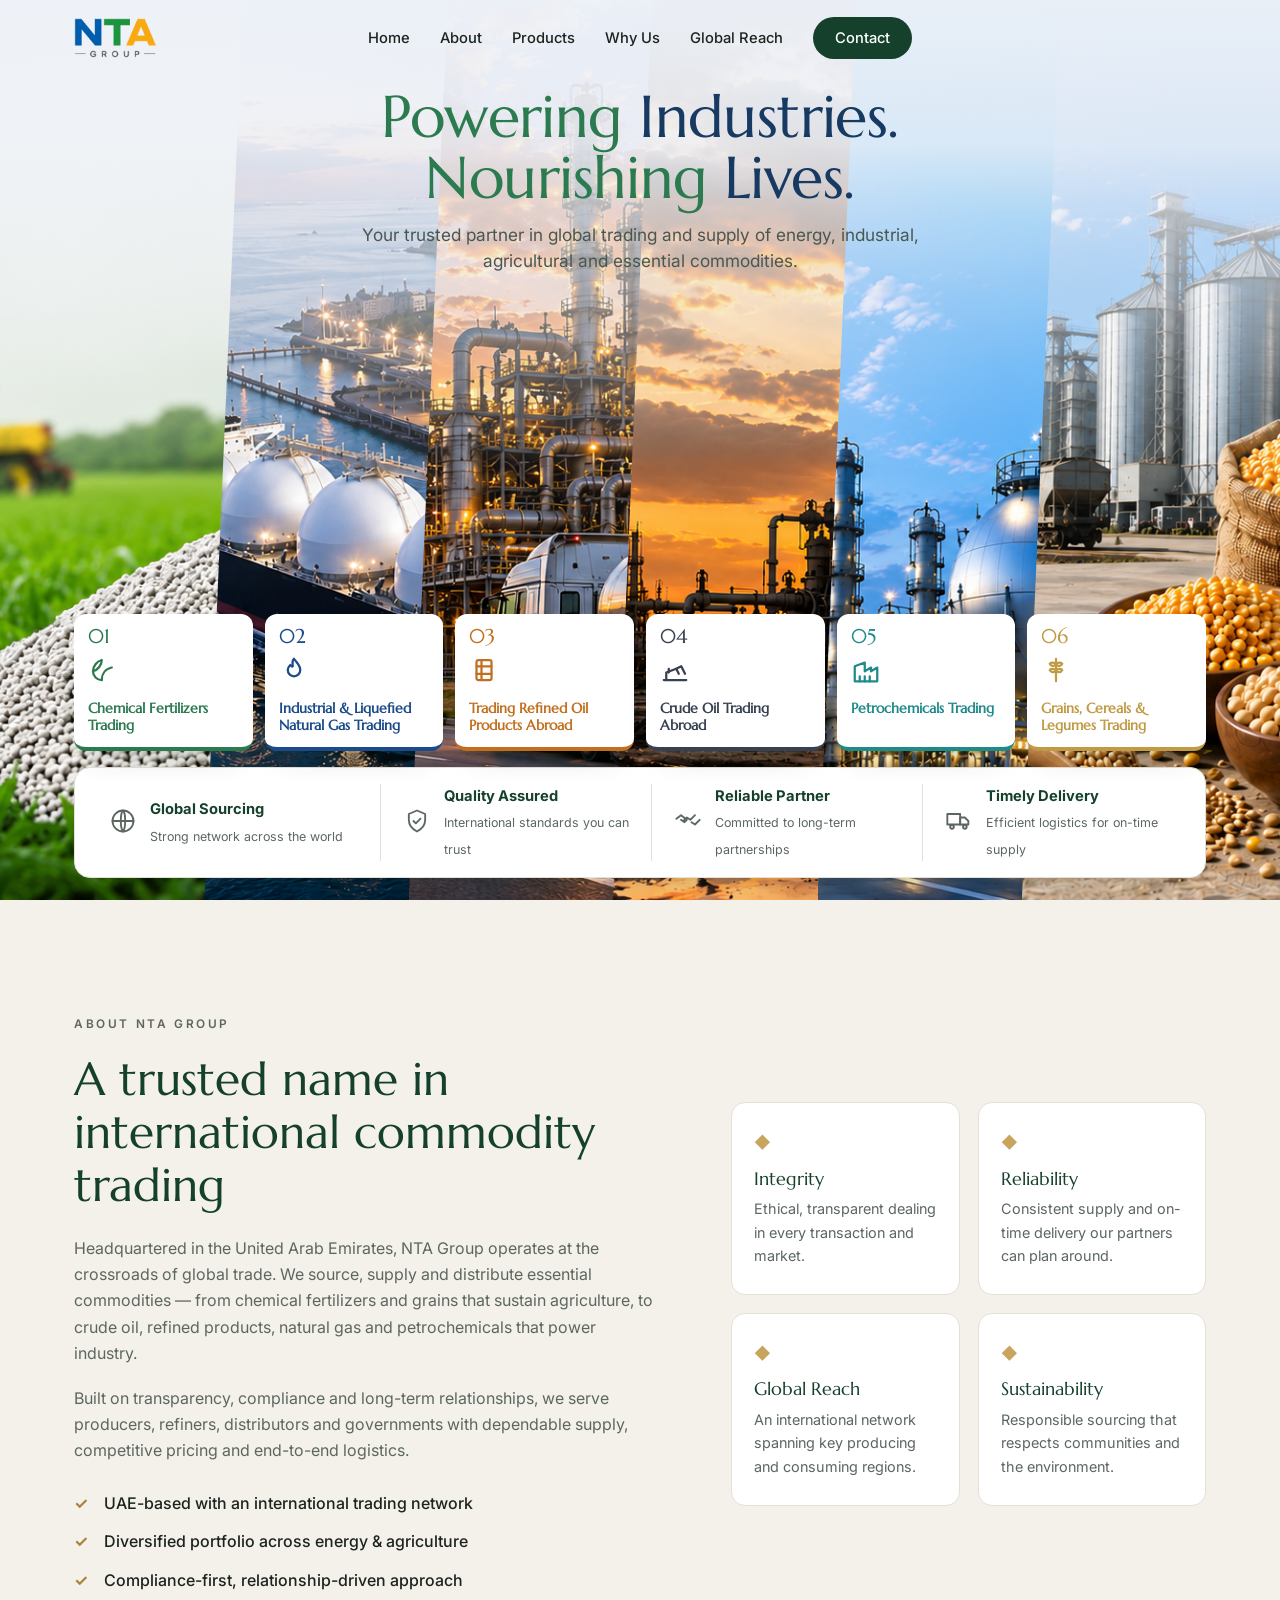
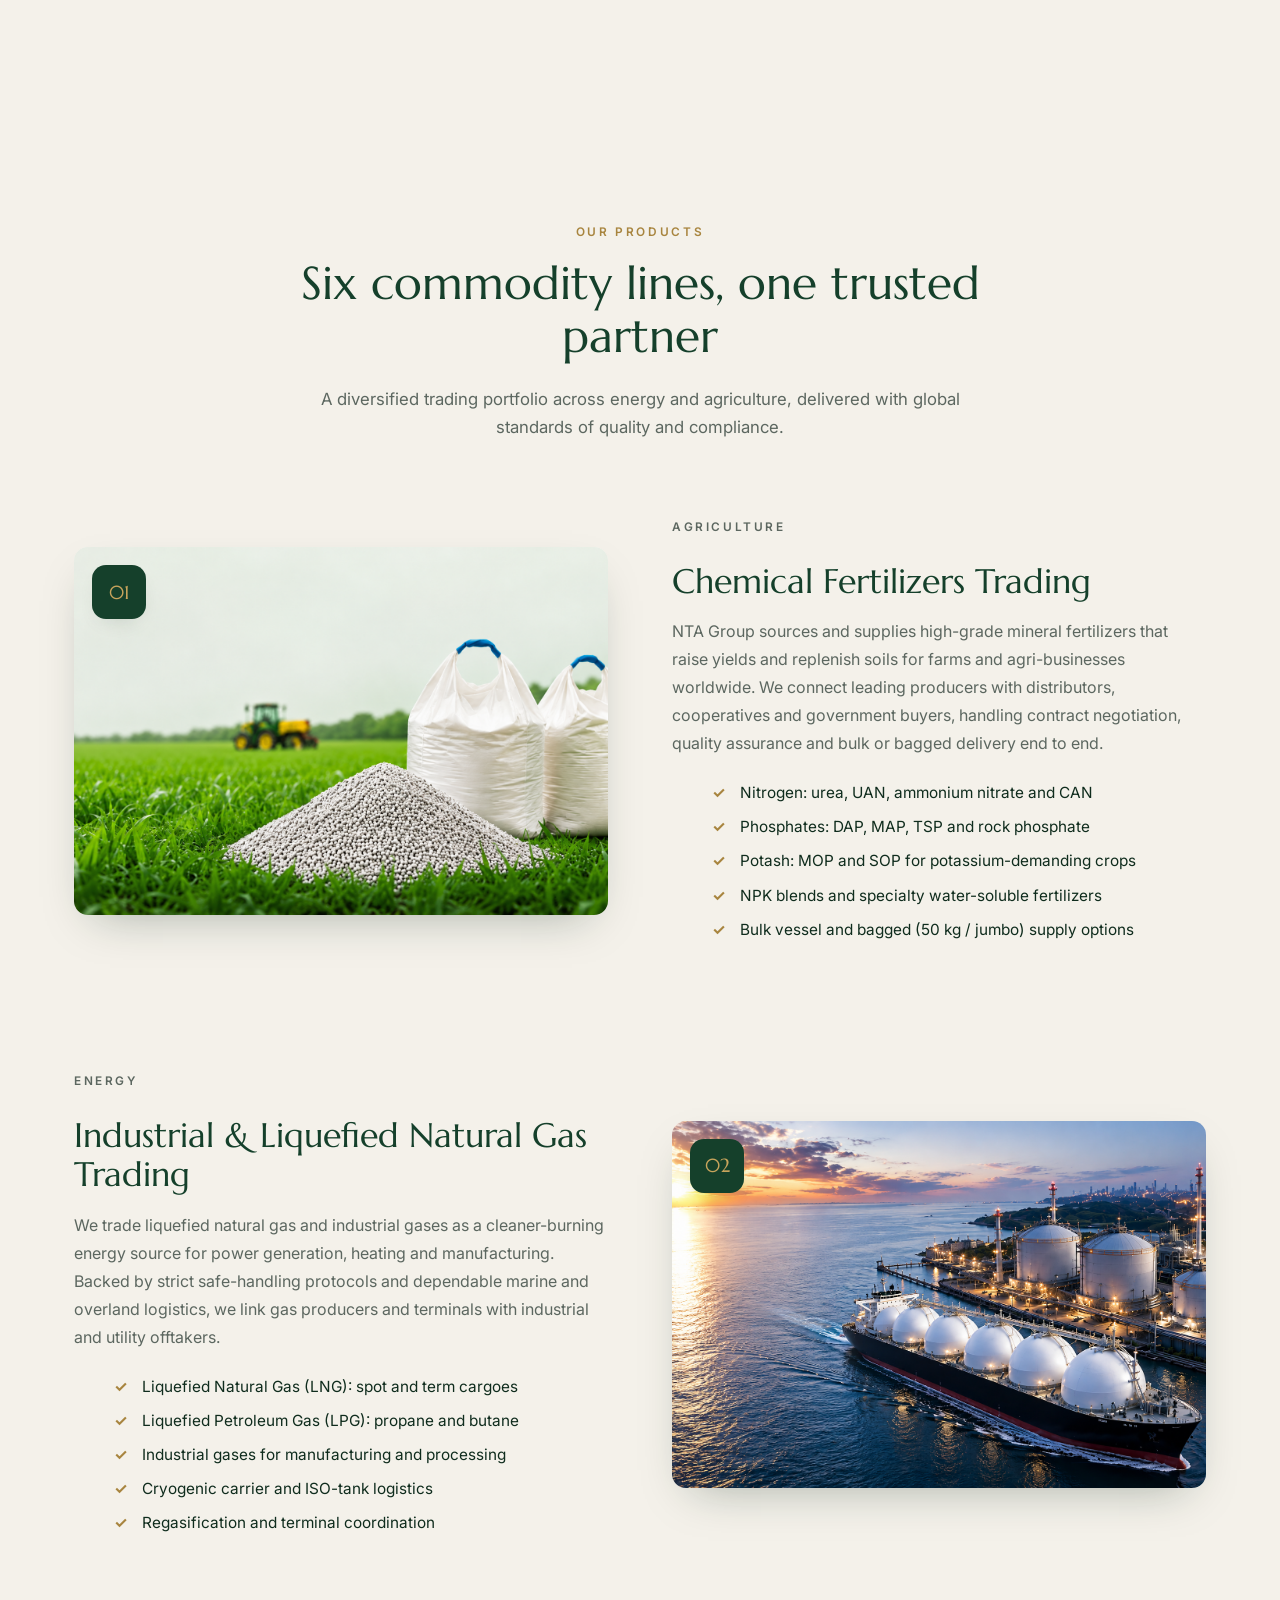
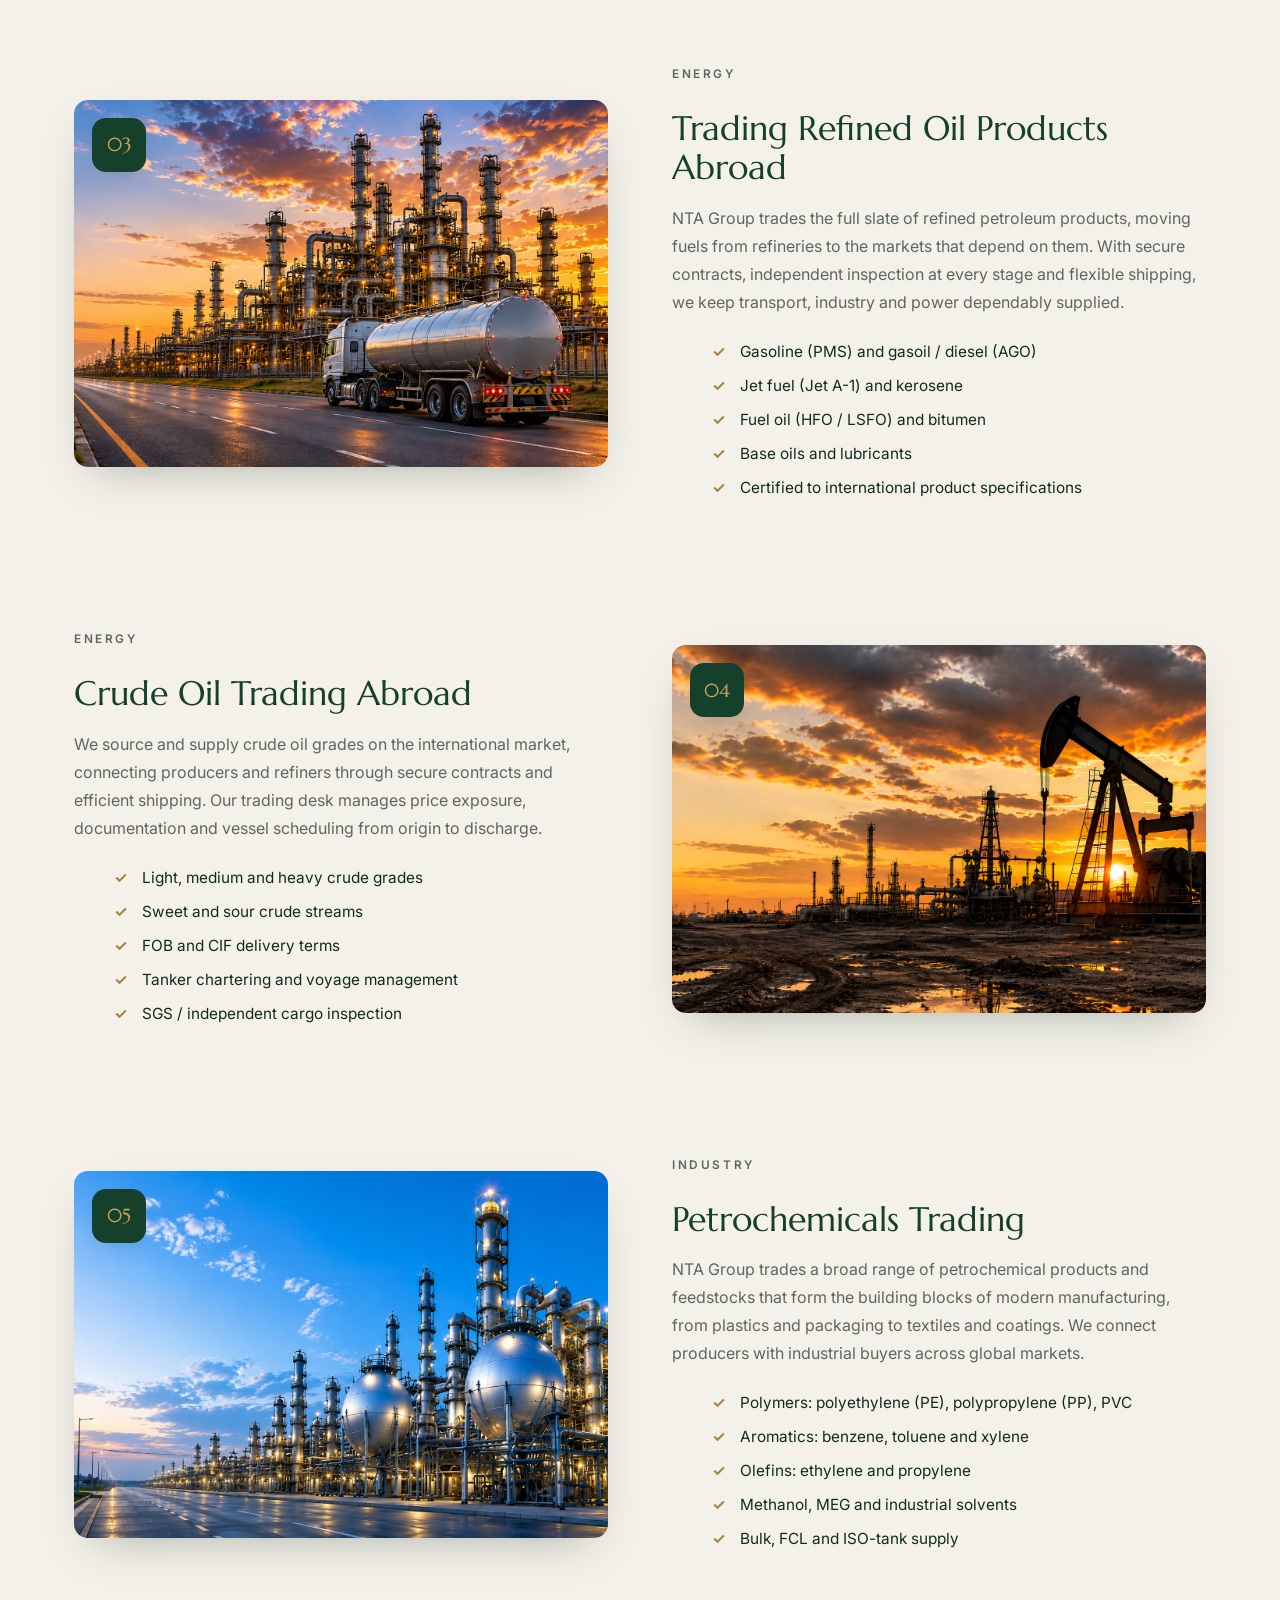
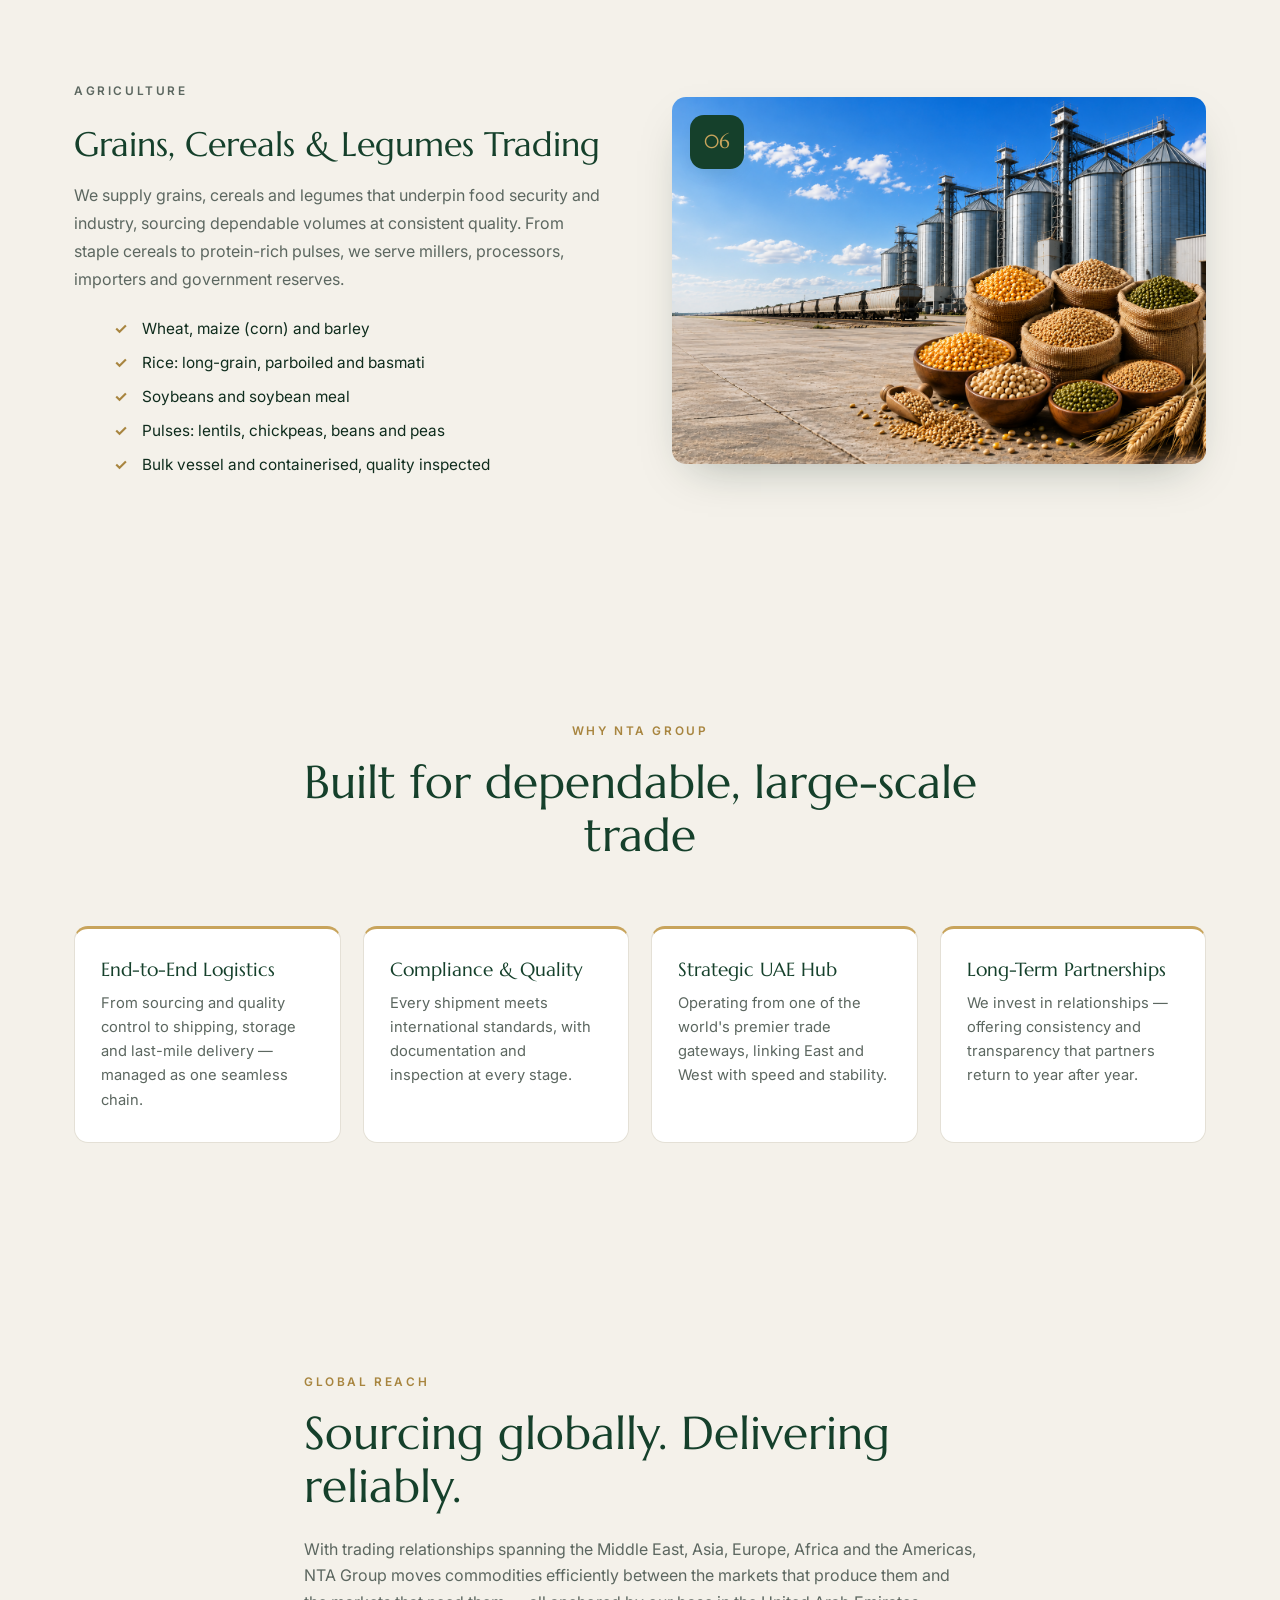
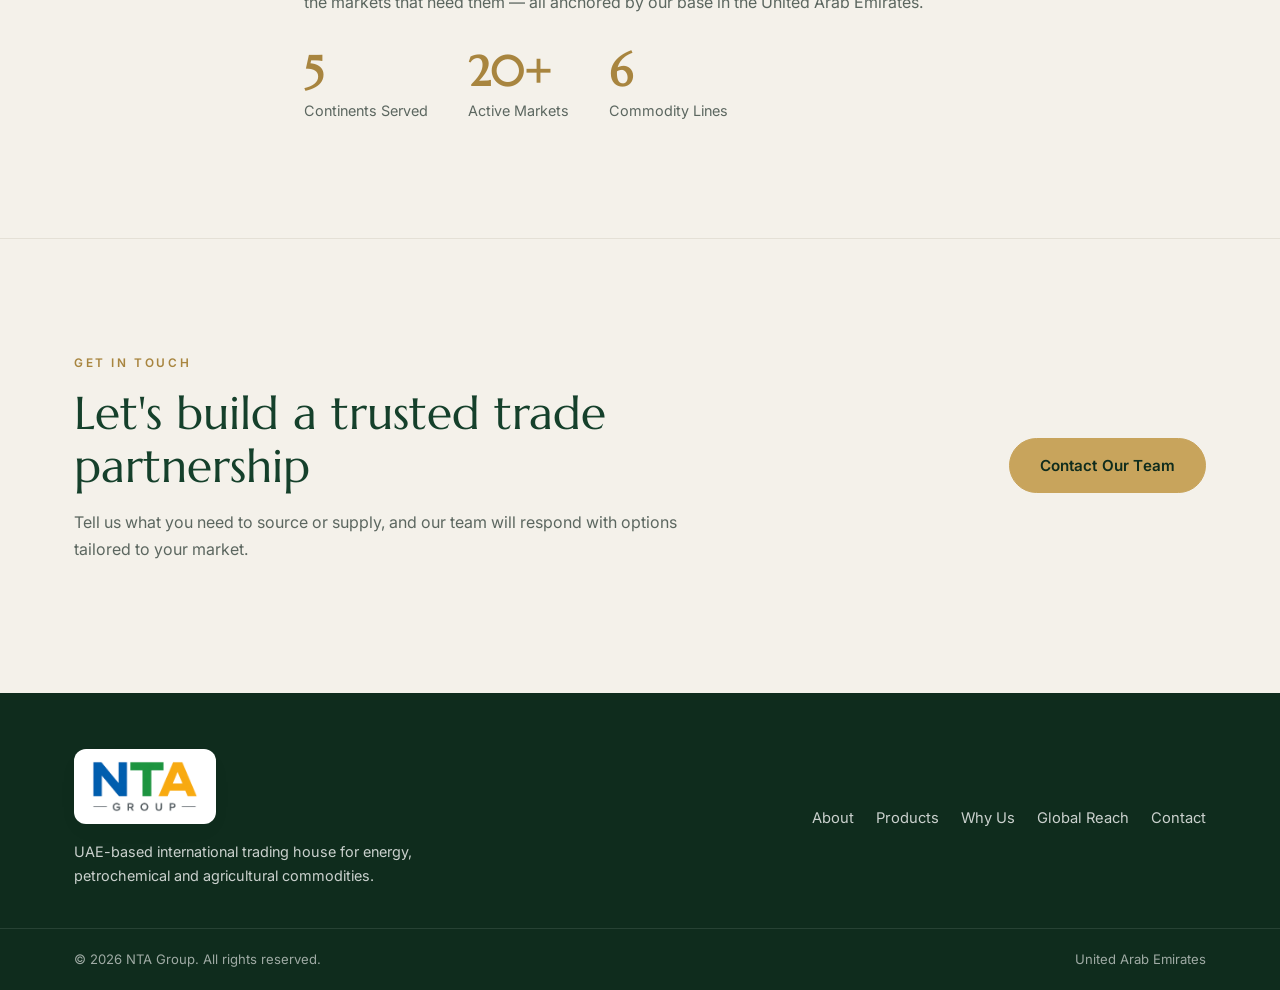
<file: index.html>
<!DOCTYPE html>
<html lang="en">
<head>
  <meta charset="UTF-8" />
  <meta name="viewport" content="width=device-width, initial-scale=1.0" />
  <title>NTA Group — Global Energy, Petrochemical &amp; Agri-Commodity Trading | UAE</title>
  <meta name="description" content="NTA Group is a UAE-based international trading house specialising in fertilizers, natural gas, refined &amp; crude oil, petrochemicals and grains — connecting global supply with reliable delivery." />
  <meta name="theme-color" content="#15402b" />
  <link rel="icon" type="image/png" href="assets/images/logo.png" />

  <!-- Open Graph -->
  <meta property="og:title" content="NTA Group — Global Commodity Trading, UAE" />
  <meta property="og:description" content="Trusted UAE trading house for energy, petrochemicals and agricultural commodities." />
  <meta property="og:type" content="website" />

  <!-- Fonts -->
  <link rel="preconnect" href="https://fonts.googleapis.com" />
  <link rel="preconnect" href="https://fonts.gstatic.com" crossorigin />
  <link href="https://fonts.googleapis.com/css2?family=Inter:wght@400;500;600;700&family=Marcellus&display=swap" rel="stylesheet" />

  <link rel="stylesheet" href="assets/css/styles.css?v=18" />
</head>
<body>

  <!-- ============ HEADER ============ -->
  <header class="site-header" id="siteHeader">
    <div class="container header-inner">
      <a href="index.html" class="brand" aria-label="NTA Group home">
        <span class="brand-chip"><img src="assets/images/logo.png" alt="NTA Group" class="brand-logo" /></span>
      </a>

      <nav class="main-nav" id="mainNav" aria-label="Primary">
        <a href="index.html">Home</a>
        <a href="about.html">About</a>
        <a href="index.html#products">Products</a>
        <a href="index.html#why">Why Us</a>
        <a href="index.html#reach">Global Reach</a>
        <a href="contact.html" class="nav-cta">Contact</a>
      </nav>

      <button class="nav-toggle" id="navToggle" aria-label="Open menu" aria-expanded="false" aria-controls="mainNav">
        <span></span><span></span><span></span>
      </button>
    </div>
  </header>

  <!-- ============ HERO ============ -->
  <section class="hero" id="home">
    <div class="container hero-head">
      <h1 class="reveal"><span class="hl-green">Powering</span> <span class="hl-navy">Industries.</span><br /><span class="hl-green">Nourishing</span> <span class="hl-navy">Lives.</span></h1>
      <p class="hero-lead reveal">Your trusted partner in global trading and supply of energy, industrial, agricultural and essential commodities.</p>
    </div>

    <!-- Angled commodity panorama -->
    <div class="hero-strip" aria-hidden="true">
      <div class="hero-slice" style="background-image:url('assets/images/product-fertilizers.png')"></div>
      <div class="hero-slice" style="background-image:url('assets/images/product-lng.png')"></div>
      <div class="hero-slice" style="background-image:url('assets/images/product-refined-oil.png')"></div>
      <div class="hero-slice" style="background-image:url('assets/images/product-crude-oil.png')"></div>
      <div class="hero-slice" style="background-image:url('assets/images/product-petrochemicals.png')"></div>
      <div class="hero-slice" style="background-image:url('assets/images/product-grains.png')"></div>
    </div>

    <!-- Six commodity cards -->
    <div class="container">
      <div class="hero-cards">
        <a href="#fertilizers" class="hero-card c-green reveal">
          <span class="hc-num">01</span>
          <span class="hc-icon" aria-hidden="true">
            <svg viewBox="0 0 24 24" fill="none" stroke="currentColor" stroke-width="1.8" stroke-linecap="round" stroke-linejoin="round"><path d="M11 20A7 7 0 0 1 4 13c0-4 3-8 7-9 0 4-3 8-7 9"/><path d="M11 20c0-5 3-9 8-10"/></svg>
          </span>
          <h3>Chemical Fertilizers Trading</h3>
        </a>
        <a href="#lng" class="hero-card c-blue reveal">
          <span class="hc-num">02</span>
          <span class="hc-icon" aria-hidden="true">
            <svg viewBox="0 0 24 24" fill="none" stroke="currentColor" stroke-width="1.8" stroke-linecap="round" stroke-linejoin="round"><path d="M12 3c2 3 5 5 5 9a5 5 0 0 1-10 0c0-2 1-3 2-4 .5 1 1.5 1.5 2 1 0-2-1-4 1-6Z"/></svg>
          </span>
          <h3>Industrial &amp; Liquefied Natural Gas Trading</h3>
        </a>
        <a href="#refined-oil" class="hero-card c-orange reveal">
          <span class="hc-num">03</span>
          <span class="hc-icon" aria-hidden="true">
            <svg viewBox="0 0 24 24" fill="none" stroke="currentColor" stroke-width="1.8" stroke-linecap="round" stroke-linejoin="round"><rect x="6" y="4" width="12" height="16" rx="1.5"/><path d="M6 9h12M6 15h12M10 4v16"/></svg>
          </span>
          <h3>Trading Refined Oil Products Abroad</h3>
        </a>
        <a href="#crude-oil" class="hero-card c-dark reveal">
          <span class="hc-num">04</span>
          <span class="hc-icon" aria-hidden="true">
            <svg viewBox="0 0 24 24" fill="none" stroke="currentColor" stroke-width="1.8" stroke-linecap="round" stroke-linejoin="round"><path d="M3 20h18"/><path d="M5 20v-6l8-3 2 4"/><path d="M13 11l4-2 3 6"/><path d="M7 14v-3"/></svg>
          </span>
          <h3>Crude Oil Trading Abroad</h3>
        </a>
        <a href="#petrochemicals" class="hero-card c-teal reveal">
          <span class="hc-num">05</span>
          <span class="hc-icon" aria-hidden="true">
            <svg viewBox="0 0 24 24" fill="none" stroke="currentColor" stroke-width="1.8" stroke-linecap="round" stroke-linejoin="round"><path d="M3 21h18V10l-5 3V10l-5 3V6L3 9Z"/><path d="M7 21v-4M11 21v-4M15 21v-4"/></svg>
          </span>
          <h3>Petrochemicals Trading</h3>
        </a>
        <a href="#grains" class="hero-card c-gold reveal">
          <span class="hc-num">06</span>
          <span class="hc-icon" aria-hidden="true">
            <svg viewBox="0 0 24 24" fill="none" stroke="currentColor" stroke-width="1.8" stroke-linecap="round" stroke-linejoin="round"><path d="M12 3v18"/><path d="M12 7c-2-1-4-1-5 0 1 2 3 2 5 1Zm0 0c2-1 4-1 5 0-1 2-3 2-5 1Z"/><path d="M12 12c-2-1-4-1-5 0 1 2 3 2 5 1Zm0 0c2-1 4-1 5 0-1 2-3 2-5 1Z"/></svg>
          </span>
          <h3>Grains, Cereals &amp; Legumes Trading</h3>
        </a>
      </div>

      <!-- Feature strip -->
      <div class="hero-features reveal" id="stats">
        <div class="hf-item">
          <span class="hf-icon" aria-hidden="true">
            <svg viewBox="0 0 24 24" fill="none" stroke="currentColor" stroke-width="1.6" stroke-linecap="round" stroke-linejoin="round"><circle cx="12" cy="12" r="9"/><path d="M3 12h18M12 3c2.5 2.5 2.5 15 0 18M12 3c-2.5 2.5-2.5 15 0 18"/></svg>
          </span>
          <div><strong>Global Sourcing</strong><span>Strong network across the world</span></div>
        </div>
        <div class="hf-item">
          <span class="hf-icon" aria-hidden="true">
            <svg viewBox="0 0 24 24" fill="none" stroke="currentColor" stroke-width="1.6" stroke-linecap="round" stroke-linejoin="round"><path d="M12 3l7 3v5c0 4.5-3 8-7 10-4-2-7-5.5-7-10V6Z"/><path d="M9 12l2 2 4-4"/></svg>
          </span>
          <div><strong>Quality Assured</strong><span>International standards you can trust</span></div>
        </div>
        <div class="hf-item">
          <span class="hf-icon" aria-hidden="true">
            <svg viewBox="0 0 24 24" fill="none" stroke="currentColor" stroke-width="1.6" stroke-linecap="round" stroke-linejoin="round"><path d="M8 12l3-3 3 2 4-4"/><path d="M2 10l4-3 5 4-2 2-3-2"/><path d="M22 11l-4 4-3-2"/></svg>
          </span>
          <div><strong>Reliable Partner</strong><span>Committed to long-term partnerships</span></div>
        </div>
        <div class="hf-item">
          <span class="hf-icon" aria-hidden="true">
            <svg viewBox="0 0 24 24" fill="none" stroke="currentColor" stroke-width="1.6" stroke-linecap="round" stroke-linejoin="round"><path d="M2 6h11v9H2Z"/><path d="M13 9h4l3 3v3h-7Z"/><circle cx="6" cy="17" r="1.6"/><circle cx="17" cy="17" r="1.6"/></svg>
          </span>
          <div><strong>Timely Delivery</strong><span>Efficient logistics for on-time supply</span></div>
        </div>
      </div>
    </div>
  </section>

  <!-- ============ ABOUT ============ -->
  <section class="about section" id="about">
    <div class="container about-grid">
      <div class="about-copy">
        <p class="section-eyebrow reveal">About NTA Group</p>
        <h2 class="section-title reveal">A trusted name in international commodity trading</h2>
        <p class="reveal">
          Headquartered in the United Arab Emirates, NTA Group operates at the
          crossroads of global trade. We source, supply and distribute essential
          commodities — from chemical fertilizers and grains that sustain
          agriculture, to crude oil, refined products, natural gas and
          petrochemicals that power industry.
        </p>
        <p class="reveal">
          Built on transparency, compliance and long-term relationships, we
          serve producers, refiners, distributors and governments with dependable
          supply, competitive pricing and end-to-end logistics.
        </p>
        <ul class="about-points reveal">
          <li>UAE-based with an international trading network</li>
          <li>Diversified portfolio across energy &amp; agriculture</li>
          <li>Compliance-first, relationship-driven approach</li>
        </ul>
      </div>
      <div class="about-pillars reveal">
        <div class="pillar">
          <span class="pillar-icon" aria-hidden="true">◆</span>
          <h3>Integrity</h3>
          <p>Ethical, transparent dealing in every transaction and market.</p>
        </div>
        <div class="pillar">
          <span class="pillar-icon" aria-hidden="true">◆</span>
          <h3>Reliability</h3>
          <p>Consistent supply and on-time delivery our partners can plan around.</p>
        </div>
        <div class="pillar">
          <span class="pillar-icon" aria-hidden="true">◆</span>
          <h3>Global Reach</h3>
          <p>An international network spanning key producing and consuming regions.</p>
        </div>
        <div class="pillar">
          <span class="pillar-icon" aria-hidden="true">◆</span>
          <h3>Sustainability</h3>
          <p>Responsible sourcing that respects communities and the environment.</p>
        </div>
      </div>
    </div>
  </section>

  <!-- ============ PRODUCTS ============ -->
  <section class="products section" id="products">
    <div class="container">
      <div class="section-head reveal">
        <p class="section-eyebrow">Our Products</p>
        <h2 class="section-title">Six commodity lines, one trusted partner</h2>
        <p class="section-sub">A diversified trading portfolio across energy and agriculture, delivered with global standards of quality and compliance.</p>
      </div>

      <div class="product-features">

        <!-- 01 Fertilizers -->
        <article class="product-feature reveal" id="fertilizers">
          <div class="pf-media">
            <img src="assets/images/product-fertilizers.png" alt="Chemical Fertilizers Trading" loading="lazy" />
            <span class="pf-num">01</span>
          </div>
          <div class="pf-body">
            <p class="pf-eyebrow">Agriculture</p>
            <h3>Chemical Fertilizers Trading</h3>
            <p>NTA Group sources and supplies high-grade mineral fertilizers that raise yields and replenish soils for farms and agri-businesses worldwide. We connect leading producers with distributors, cooperatives and government buyers, handling contract negotiation, quality assurance and bulk or bagged delivery end to end.</p>
            <ul class="pf-list">
              <li>Nitrogen: urea, UAN, ammonium nitrate and CAN</li>
              <li>Phosphates: DAP, MAP, TSP and rock phosphate</li>
              <li>Potash: MOP and SOP for potassium-demanding crops</li>
              <li>NPK blends and specialty water-soluble fertilizers</li>
              <li>Bulk vessel and bagged (50&nbsp;kg / jumbo) supply options</li>
            </ul>
          </div>
        </article>

        <!-- 02 LNG -->
        <article class="product-feature reverse reveal" id="lng">
          <div class="pf-media">
            <img src="assets/images/product-lng.png" alt="Industrial and Liquefied Natural Gas Trading" loading="lazy" />
            <span class="pf-num">02</span>
          </div>
          <div class="pf-body">
            <p class="pf-eyebrow">Energy</p>
            <h3>Industrial &amp; Liquefied Natural Gas Trading</h3>
            <p>We trade liquefied natural gas and industrial gases as a cleaner-burning energy source for power generation, heating and manufacturing. Backed by strict safe-handling protocols and dependable marine and overland logistics, we link gas producers and terminals with industrial and utility offtakers.</p>
            <ul class="pf-list">
              <li>Liquefied Natural Gas (LNG): spot and term cargoes</li>
              <li>Liquefied Petroleum Gas (LPG): propane and butane</li>
              <li>Industrial gases for manufacturing and processing</li>
              <li>Cryogenic carrier and ISO-tank logistics</li>
              <li>Regasification and terminal coordination</li>
            </ul>
          </div>
        </article>

        <!-- 03 Refined Oil -->
        <article class="product-feature reveal" id="refined-oil">
          <div class="pf-media">
            <img src="assets/images/product-refined-oil.png" alt="Trading Refined Oil Products Abroad" loading="lazy" />
            <span class="pf-num">03</span>
          </div>
          <div class="pf-body">
            <p class="pf-eyebrow">Energy</p>
            <h3>Trading Refined Oil Products Abroad</h3>
            <p>NTA Group trades the full slate of refined petroleum products, moving fuels from refineries to the markets that depend on them. With secure contracts, independent inspection at every stage and flexible shipping, we keep transport, industry and power dependably supplied.</p>
            <ul class="pf-list">
              <li>Gasoline (PMS) and gasoil / diesel (AGO)</li>
              <li>Jet fuel (Jet&nbsp;A-1) and kerosene</li>
              <li>Fuel oil (HFO / LSFO) and bitumen</li>
              <li>Base oils and lubricants</li>
              <li>Certified to international product specifications</li>
            </ul>
          </div>
        </article>

        <!-- 04 Crude Oil -->
        <article class="product-feature reverse reveal" id="crude-oil">
          <div class="pf-media">
            <img src="assets/images/product-crude-oil.png" alt="Crude Oil Trading Abroad" loading="lazy" />
            <span class="pf-num">04</span>
          </div>
          <div class="pf-body">
            <p class="pf-eyebrow">Energy</p>
            <h3>Crude Oil Trading Abroad</h3>
            <p>We source and supply crude oil grades on the international market, connecting producers and refiners through secure contracts and efficient shipping. Our trading desk manages price exposure, documentation and vessel scheduling from origin to discharge.</p>
            <ul class="pf-list">
              <li>Light, medium and heavy crude grades</li>
              <li>Sweet and sour crude streams</li>
              <li>FOB and CIF delivery terms</li>
              <li>Tanker chartering and voyage management</li>
              <li>SGS / independent cargo inspection</li>
            </ul>
          </div>
        </article>

        <!-- 05 Petrochemicals -->
        <article class="product-feature reveal" id="petrochemicals">
          <div class="pf-media">
            <img src="assets/images/product-petrochemicals.png" alt="Petrochemicals Trading" loading="lazy" />
            <span class="pf-num">05</span>
          </div>
          <div class="pf-body">
            <p class="pf-eyebrow">Industry</p>
            <h3>Petrochemicals Trading</h3>
            <p>NTA Group trades a broad range of petrochemical products and feedstocks that form the building blocks of modern manufacturing, from plastics and packaging to textiles and coatings. We connect producers with industrial buyers across global markets.</p>
            <ul class="pf-list">
              <li>Polymers: polyethylene (PE), polypropylene (PP), PVC</li>
              <li>Aromatics: benzene, toluene and xylene</li>
              <li>Olefins: ethylene and propylene</li>
              <li>Methanol, MEG and industrial solvents</li>
              <li>Bulk, FCL and ISO-tank supply</li>
            </ul>
          </div>
        </article>

        <!-- 06 Grains -->
        <article class="product-feature reverse reveal" id="grains">
          <div class="pf-media">
            <img src="assets/images/product-grains.png" alt="Grains, Cereals and Legumes Trading" loading="lazy" />
            <span class="pf-num">06</span>
          </div>
          <div class="pf-body">
            <p class="pf-eyebrow">Agriculture</p>
            <h3>Grains, Cereals &amp; Legumes Trading</h3>
            <p>We supply grains, cereals and legumes that underpin food security and industry, sourcing dependable volumes at consistent quality. From staple cereals to protein-rich pulses, we serve millers, processors, importers and government reserves.</p>
            <ul class="pf-list">
              <li>Wheat, maize (corn) and barley</li>
              <li>Rice: long-grain, parboiled and basmati</li>
              <li>Soybeans and soybean meal</li>
              <li>Pulses: lentils, chickpeas, beans and peas</li>
              <li>Bulk vessel and containerised, quality inspected</li>
            </ul>
          </div>
        </article>

      </div>
    </div>
  </section>

  <!-- ============ WHY US ============ -->
  <section class="why section" id="why">
    <div class="container">
      <div class="section-head reveal">
        <p class="section-eyebrow">Why NTA Group</p>
        <h2 class="section-title">Built for dependable, large-scale trade</h2>
      </div>
      <div class="why-grid">
        <div class="why-card reveal">
          <h3>End-to-End Logistics</h3>
          <p>From sourcing and quality control to shipping, storage and last-mile delivery — managed as one seamless chain.</p>
        </div>
        <div class="why-card reveal">
          <h3>Compliance &amp; Quality</h3>
          <p>Every shipment meets international standards, with documentation and inspection at every stage.</p>
        </div>
        <div class="why-card reveal">
          <h3>Strategic UAE Hub</h3>
          <p>Operating from one of the world's premier trade gateways, linking East and West with speed and stability.</p>
        </div>
        <div class="why-card reveal">
          <h3>Long-Term Partnerships</h3>
          <p>We invest in relationships — offering consistency and transparency that partners return to year after year.</p>
        </div>
      </div>
    </div>
  </section>

  <!-- ============ GLOBAL REACH ============ -->
  <section class="reach section" id="reach">
    <div class="container reach-inner">
      <div class="reach-copy reveal">
        <p class="section-eyebrow light">Global Reach</p>
        <h2 class="section-title light">Sourcing globally. Delivering reliably.</h2>
        <p class="light-text">
          With trading relationships spanning the Middle East, Asia, Europe,
          Africa and the Americas, NTA Group moves commodities efficiently
          between the markets that produce them and the markets that need them —
          all anchored by our base in the United Arab Emirates.
        </p>
        <div class="reach-stats">
          <div><strong>5</strong><span>Continents Served</span></div>
          <div><strong>20+</strong><span>Active Markets</span></div>
          <div><strong>6</strong><span>Commodity Lines</span></div>
        </div>
      </div>
    </div>
  </section>

  <!-- ============ CONTACT CTA ============ -->
  <section class="cta-band section" id="contact">
    <div class="container cta-inner reveal">
      <div>
        <p class="section-eyebrow light">Get in Touch</p>
        <h2 class="section-title light">Let's build a trusted trade partnership</h2>
        <p class="light-text">Tell us what you need to source or supply, and our team will respond with options tailored to your market.</p>
      </div>
      <a href="contact.html" class="btn btn-primary">Contact Our Team</a>
    </div>
  </section>

  <!-- ============ FOOTER ============ -->
  <footer class="site-footer">
    <div class="container footer-inner">
      <div class="footer-brand">
        <span class="brand-chip"><img src="assets/images/logo.png" alt="NTA Group" class="brand-logo" /></span>
        <p>UAE-based international trading house for energy, petrochemical and agricultural commodities.</p>
      </div>
      <nav class="footer-nav" aria-label="Footer">
        <a href="about.html">About</a>
        <a href="index.html#products">Products</a>
        <a href="index.html#why">Why Us</a>
        <a href="index.html#reach">Global Reach</a>
        <a href="contact.html">Contact</a>
      </nav>
    </div>
    <div class="footer-bottom">
      <div class="container">
        <p>&copy; <span id="year"></span> NTA Group. All rights reserved.</p>
        <p>United Arab Emirates</p>
      </div>
    </div>
  </footer>

  <script src="assets/js/main.js"></script>
</body>
</html>
</file>
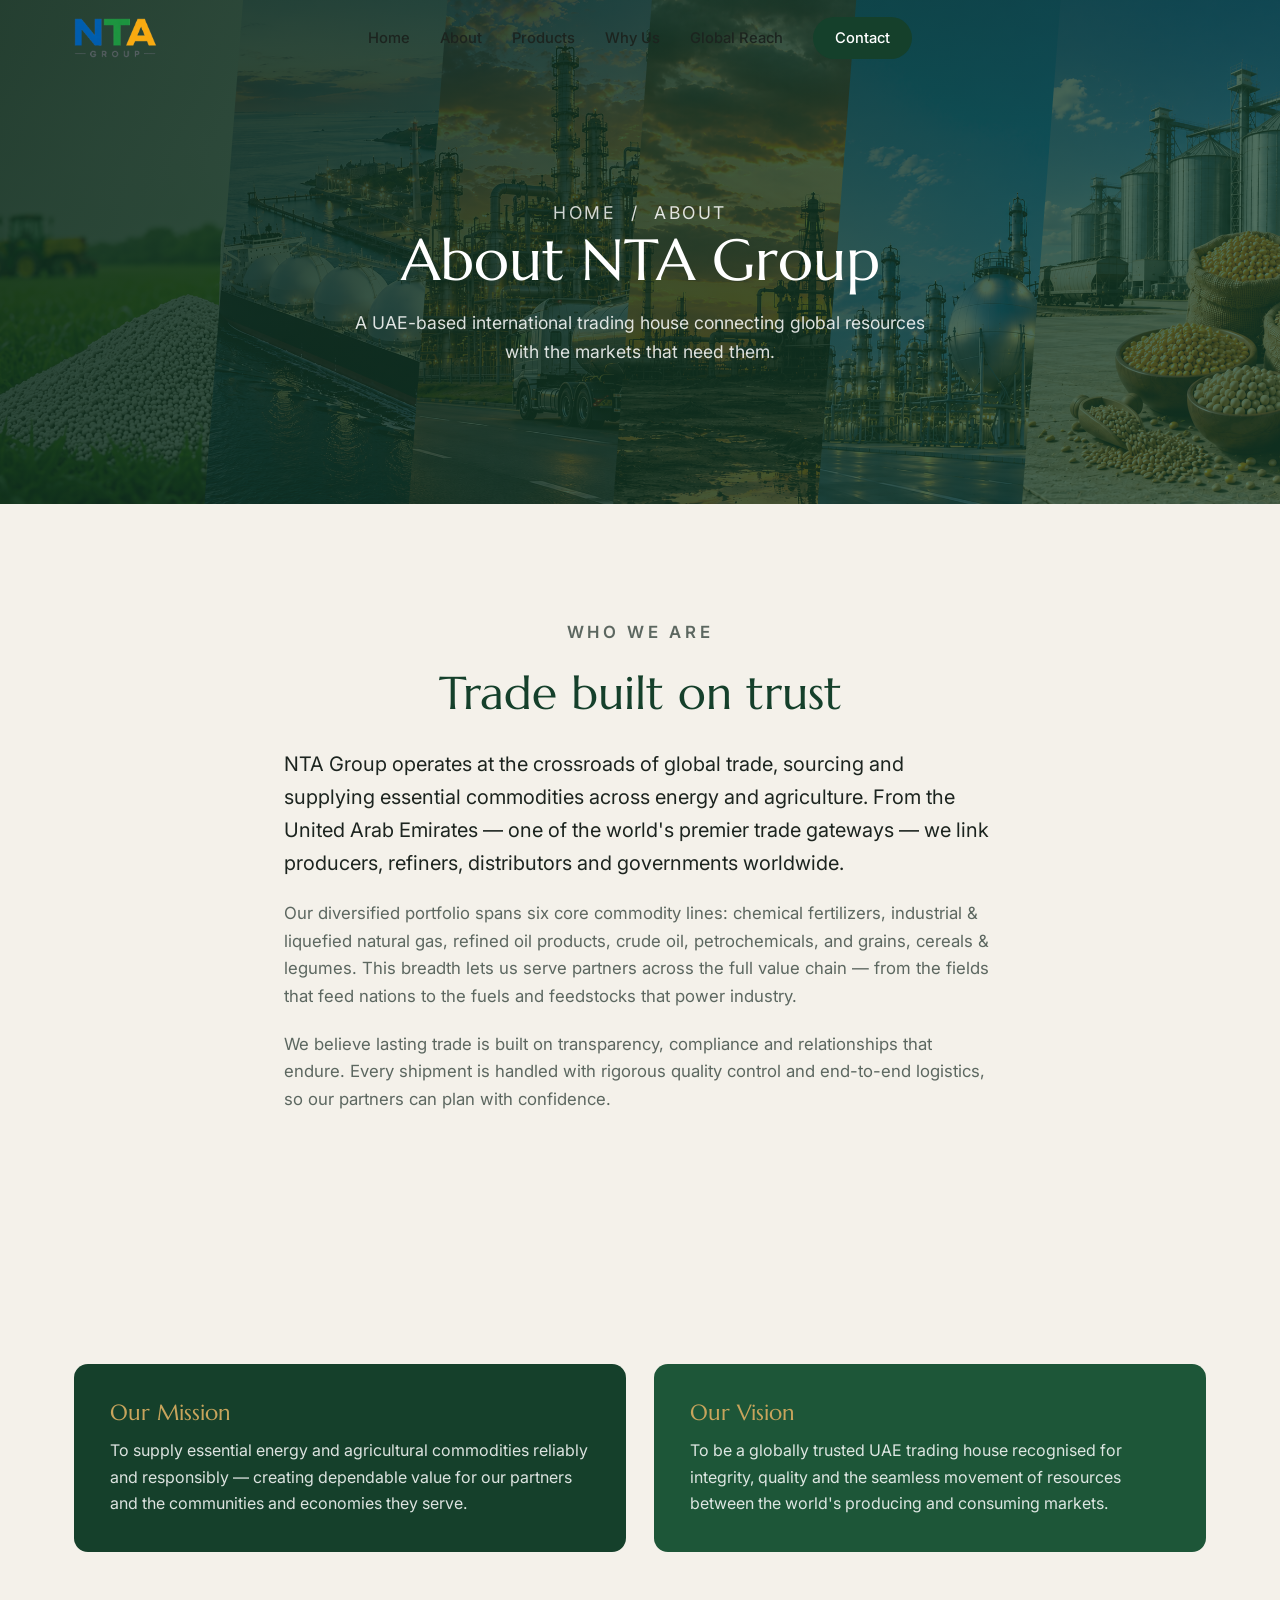
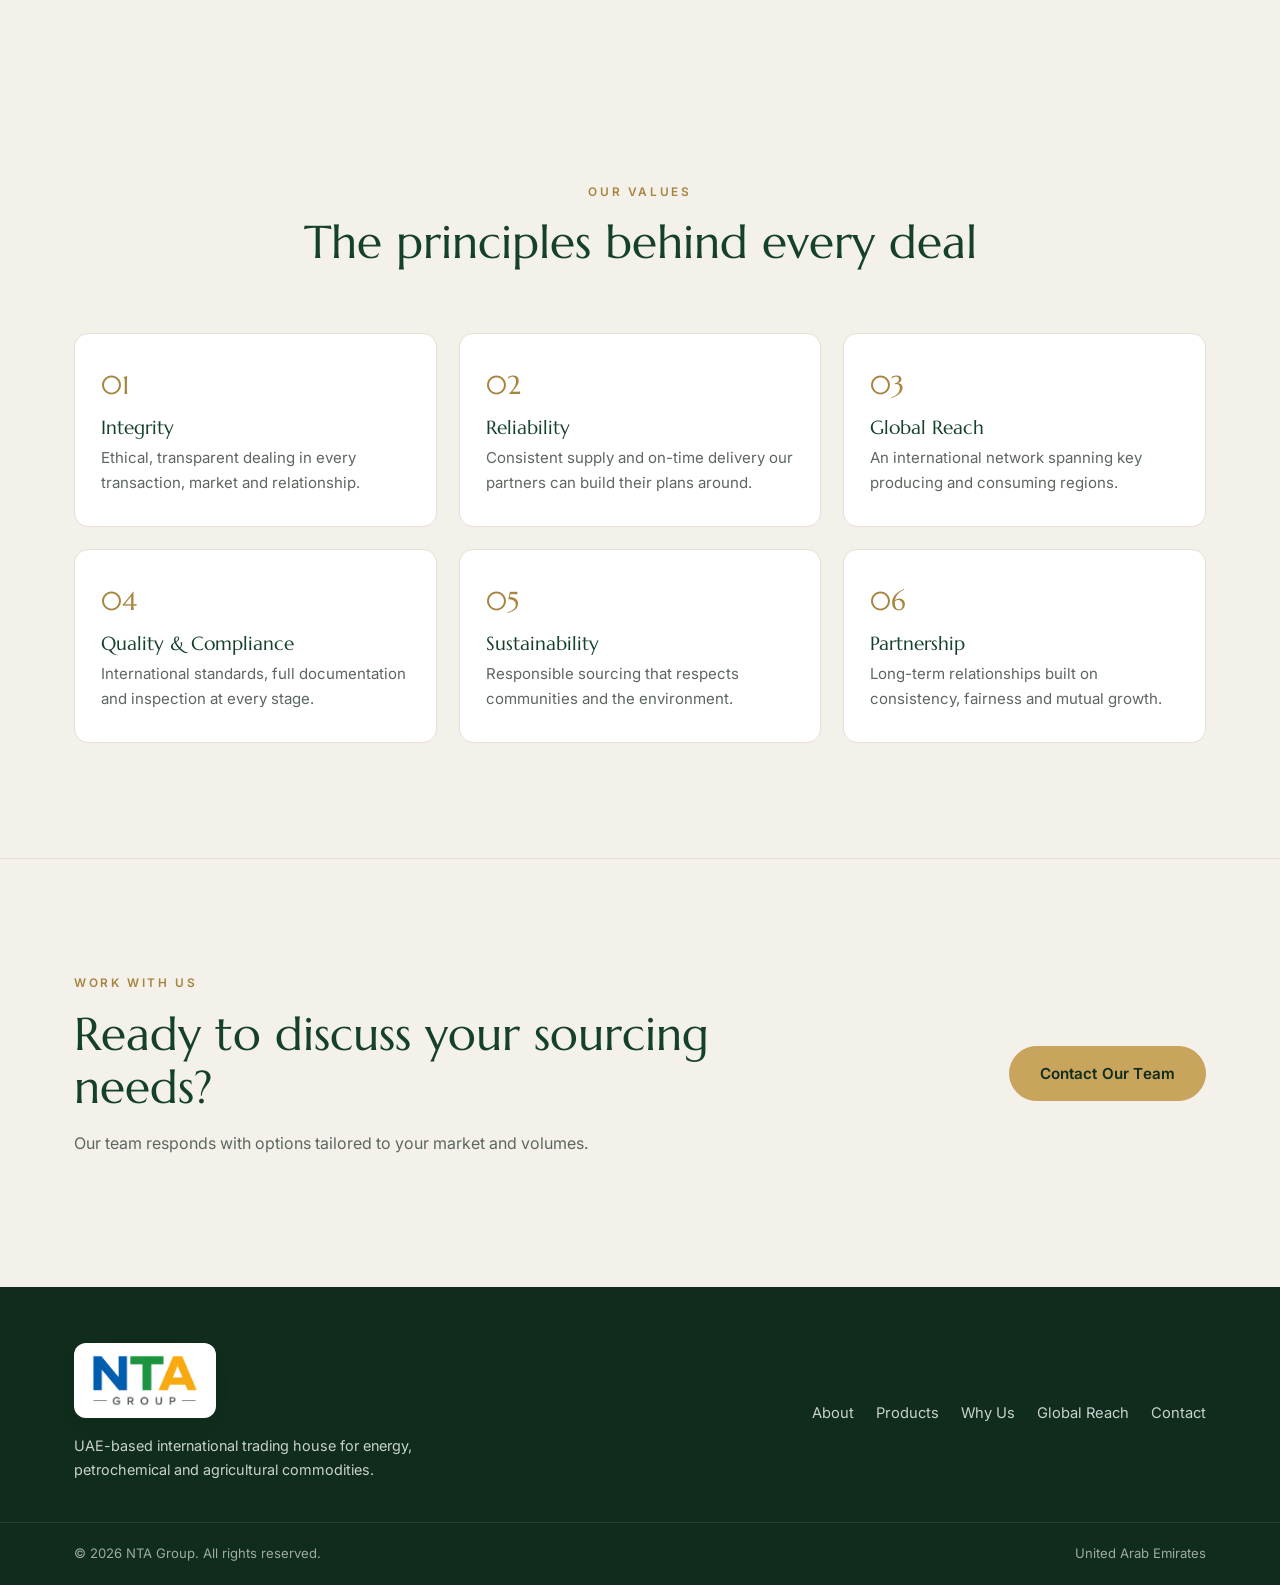
<file: about.html>
<!DOCTYPE html>
<html lang="en">
<head>
  <meta charset="UTF-8" />
  <meta name="viewport" content="width=device-width, initial-scale=1.0" />
  <title>About — NTA Group | UAE Commodity Trading House</title>
  <meta name="description" content="Learn about NTA Group — a UAE-based international trading house dealing in energy, petrochemical and agricultural commodities, built on integrity, reliability and global reach." />
  <meta name="theme-color" content="#15402b" />
  <link rel="icon" type="image/png" href="assets/images/logo.png" />
  <link rel="preconnect" href="https://fonts.googleapis.com" />
  <link rel="preconnect" href="https://fonts.gstatic.com" crossorigin />
  <link href="https://fonts.googleapis.com/css2?family=Inter:wght@400;500;600;700&family=Marcellus&display=swap" rel="stylesheet" />
  <link rel="stylesheet" href="assets/css/styles.css?v=18" />
</head>
<body>

  <!-- HEADER -->
  <header class="site-header" id="siteHeader">
    <div class="container header-inner">
      <a href="index.html" class="brand" aria-label="NTA Group home">
        <span class="brand-chip"><img src="assets/images/logo.png" alt="NTA Group" class="brand-logo" /></span>
      </a>
      <nav class="main-nav" id="mainNav" aria-label="Primary">
        <a href="index.html">Home</a>
        <a href="about.html">About</a>
        <a href="index.html#products">Products</a>
        <a href="index.html#why">Why Us</a>
        <a href="index.html#reach">Global Reach</a>
        <a href="contact.html" class="nav-cta">Contact</a>
      </nav>
      <button class="nav-toggle" id="navToggle" aria-label="Open menu" aria-expanded="false" aria-controls="mainNav">
        <span></span><span></span><span></span>
      </button>
    </div>
  </header>

  <!-- PAGE HERO -->
  <section class="page-hero hero-about">
    <div class="page-hero-strip" aria-hidden="true">
      <div class="hero-slice" style="background-image:url('assets/images/product-fertilizers.png')"></div>
      <div class="hero-slice" style="background-image:url('assets/images/product-lng.png')"></div>
      <div class="hero-slice" style="background-image:url('assets/images/product-refined-oil.png')"></div>
      <div class="hero-slice" style="background-image:url('assets/images/product-crude-oil.png')"></div>
      <div class="hero-slice" style="background-image:url('assets/images/product-petrochemicals.png')"></div>
      <div class="hero-slice" style="background-image:url('assets/images/product-grains.png')"></div>
    </div>
    <div class="container page-hero-inner">
      <p class="breadcrumb"><a href="index.html">Home</a> &nbsp;/&nbsp; About</p>
      <h1>About NTA Group</h1>
      <p>A UAE-based international trading house connecting global resources with the markets that need them.</p>
    </div>
  </section>

  <!-- WHO WE ARE -->
  <section class="section">
    <div class="container prose">
      <p class="section-eyebrow" style="text-align:center">Who We Are</p>
      <h2 class="section-title" style="text-align:center; color:var(--green-800); margin-bottom:28px;">Trade built on trust</h2>
      <p class="lead reveal">
        NTA Group operates at the crossroads of global trade, sourcing and
        supplying essential commodities across energy and agriculture. From the
        United Arab Emirates — one of the world's premier trade gateways — we link
        producers, refiners, distributors and governments worldwide.
      </p>
      <p class="reveal">
        Our diversified portfolio spans six core commodity lines: chemical
        fertilizers, industrial &amp; liquefied natural gas, refined oil products,
        crude oil, petrochemicals, and grains, cereals &amp; legumes. This breadth
        lets us serve partners across the full value chain — from the fields that
        feed nations to the fuels and feedstocks that power industry.
      </p>
      <p class="reveal">
        We believe lasting trade is built on transparency, compliance and
        relationships that endure. Every shipment is handled with rigorous quality
        control and end-to-end logistics, so our partners can plan with confidence.
      </p>
    </div>
  </section>

  <!-- MISSION & VISION -->
  <section class="section" style="background:var(--sand)">
    <div class="container">
      <div class="mv-grid">
        <div class="mv-card reveal">
          <h3>Our Mission</h3>
          <p>To supply essential energy and agricultural commodities reliably and
            responsibly — creating dependable value for our partners and the
            communities and economies they serve.</p>
        </div>
        <div class="mv-card alt reveal">
          <h3>Our Vision</h3>
          <p>To be a globally trusted UAE trading house recognised for integrity,
            quality and the seamless movement of resources between the world's
            producing and consuming markets.</p>
        </div>
      </div>
    </div>
  </section>

  <!-- VALUES -->
  <section class="section">
    <div class="container">
      <div class="section-head reveal">
        <p class="section-eyebrow">Our Values</p>
        <h2 class="section-title">The principles behind every deal</h2>
      </div>
      <div class="values-grid">
        <div class="value-card reveal"><span class="num">01</span><h3>Integrity</h3><p>Ethical, transparent dealing in every transaction, market and relationship.</p></div>
        <div class="value-card reveal"><span class="num">02</span><h3>Reliability</h3><p>Consistent supply and on-time delivery our partners can build their plans around.</p></div>
        <div class="value-card reveal"><span class="num">03</span><h3>Global Reach</h3><p>An international network spanning key producing and consuming regions.</p></div>
        <div class="value-card reveal"><span class="num">04</span><h3>Quality &amp; Compliance</h3><p>International standards, full documentation and inspection at every stage.</p></div>
        <div class="value-card reveal"><span class="num">05</span><h3>Sustainability</h3><p>Responsible sourcing that respects communities and the environment.</p></div>
        <div class="value-card reveal"><span class="num">06</span><h3>Partnership</h3><p>Long-term relationships built on consistency, fairness and mutual growth.</p></div>
      </div>
    </div>
  </section>

  <!-- CTA -->
  <section class="cta-band section">
    <div class="container cta-inner reveal">
      <div>
        <p class="section-eyebrow light">Work With Us</p>
        <h2 class="section-title light">Ready to discuss your sourcing needs?</h2>
        <p class="light-text">Our team responds with options tailored to your market and volumes.</p>
      </div>
      <a href="contact.html" class="btn btn-primary">Contact Our Team</a>
    </div>
  </section>

  <!-- FOOTER -->
  <footer class="site-footer">
    <div class="container footer-inner">
      <div class="footer-brand">
        <span class="brand-chip"><img src="assets/images/logo.png" alt="NTA Group" class="brand-logo" /></span>
        <p>UAE-based international trading house for energy, petrochemical and agricultural commodities.</p>
      </div>
      <nav class="footer-nav" aria-label="Footer">
        <a href="about.html">About</a>
        <a href="index.html#products">Products</a>
        <a href="index.html#why">Why Us</a>
        <a href="index.html#reach">Global Reach</a>
        <a href="contact.html">Contact</a>
      </nav>
    </div>
    <div class="footer-bottom">
      <div class="container">
        <p>&copy; <span id="year"></span> NTA Group. All rights reserved.</p>
        <p>United Arab Emirates</p>
      </div>
    </div>
  </footer>

  <script src="assets/js/main.js"></script>
</body>
</html>
</file>
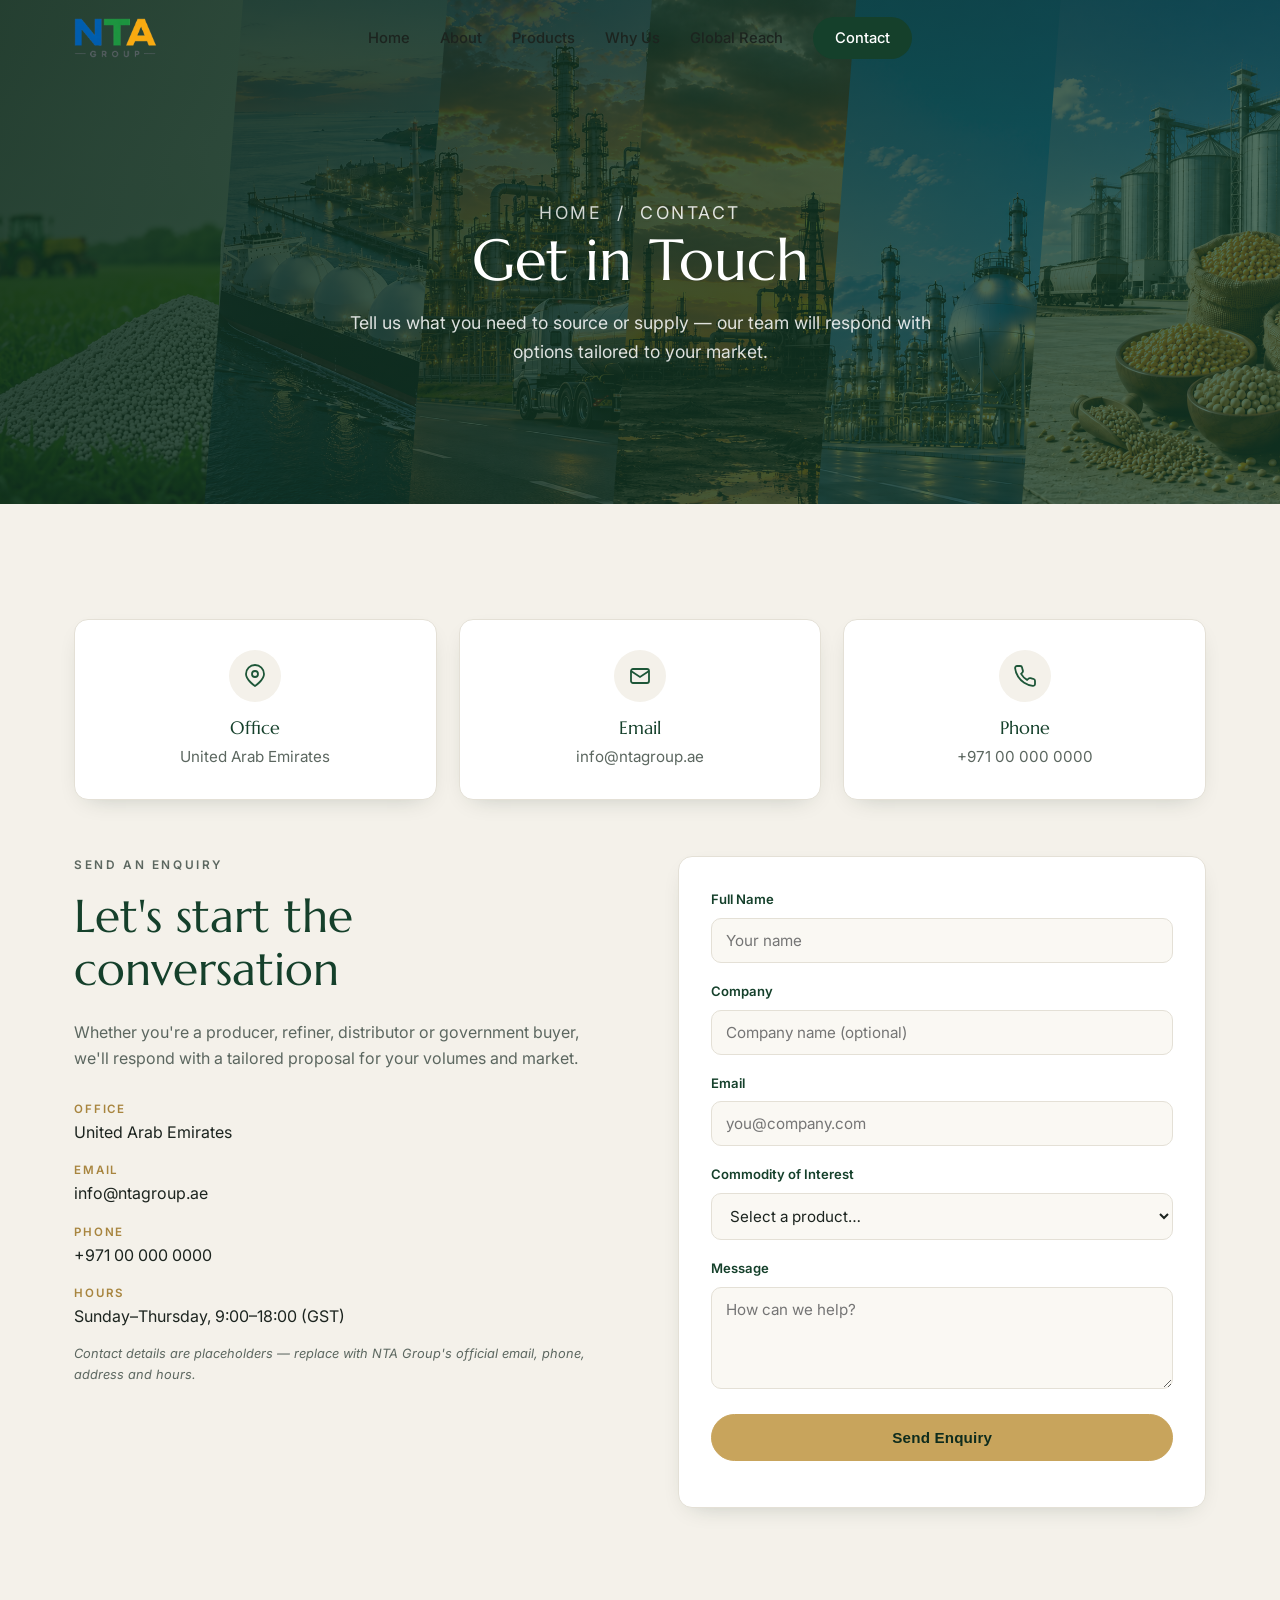
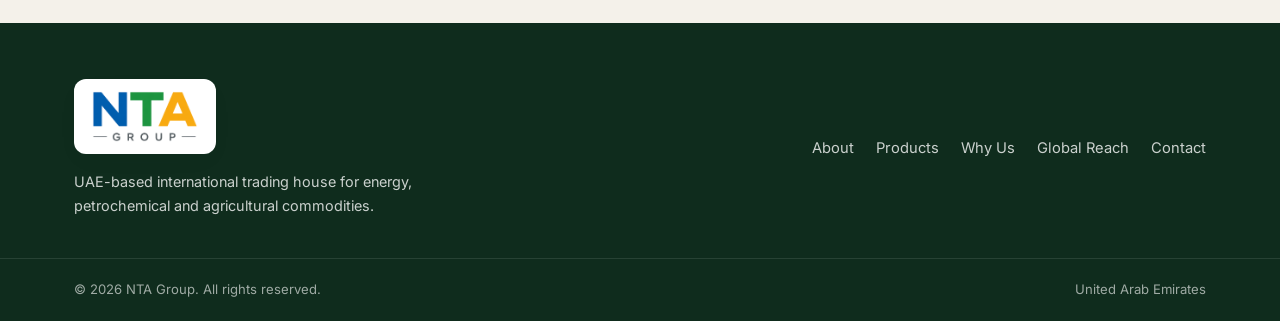
<file: contact.html>
<!DOCTYPE html>
<html lang="en">
<head>
  <meta charset="UTF-8" />
  <meta name="viewport" content="width=device-width, initial-scale=1.0" />
  <title>Contact — NTA Group | UAE Commodity Trading House</title>
  <meta name="description" content="Contact NTA Group to discuss sourcing or supplying fertilizers, natural gas, refined &amp; crude oil, petrochemicals or grains. UAE-based international trading house." />
  <meta name="theme-color" content="#15402b" />
  <link rel="icon" type="image/png" href="assets/images/logo.png" />
  <link rel="preconnect" href="https://fonts.googleapis.com" />
  <link rel="preconnect" href="https://fonts.gstatic.com" crossorigin />
  <link href="https://fonts.googleapis.com/css2?family=Inter:wght@400;500;600;700&family=Marcellus&display=swap" rel="stylesheet" />
  <link rel="stylesheet" href="assets/css/styles.css?v=18" />
</head>
<body>

  <!-- HEADER -->
  <header class="site-header" id="siteHeader">
    <div class="container header-inner">
      <a href="index.html" class="brand" aria-label="NTA Group home">
        <span class="brand-chip"><img src="assets/images/logo.png" alt="NTA Group" class="brand-logo" /></span>
      </a>
      <nav class="main-nav" id="mainNav" aria-label="Primary">
        <a href="index.html">Home</a>
        <a href="about.html">About</a>
        <a href="index.html#products">Products</a>
        <a href="index.html#why">Why Us</a>
        <a href="index.html#reach">Global Reach</a>
        <a href="contact.html" class="nav-cta">Contact</a>
      </nav>
      <button class="nav-toggle" id="navToggle" aria-label="Open menu" aria-expanded="false" aria-controls="mainNav">
        <span></span><span></span><span></span>
      </button>
    </div>
  </header>

  <!-- PAGE HERO -->
  <section class="page-hero hero-contact">
    <div class="page-hero-strip" aria-hidden="true">
      <div class="hero-slice" style="background-image:url('assets/images/product-fertilizers.png')"></div>
      <div class="hero-slice" style="background-image:url('assets/images/product-lng.png')"></div>
      <div class="hero-slice" style="background-image:url('assets/images/product-refined-oil.png')"></div>
      <div class="hero-slice" style="background-image:url('assets/images/product-crude-oil.png')"></div>
      <div class="hero-slice" style="background-image:url('assets/images/product-petrochemicals.png')"></div>
      <div class="hero-slice" style="background-image:url('assets/images/product-grains.png')"></div>
    </div>
    <div class="container page-hero-inner">
      <p class="breadcrumb"><a href="index.html">Home</a> &nbsp;/&nbsp; Contact</p>
      <h1>Get in Touch</h1>
      <p>Tell us what you need to source or supply — our team will respond with options tailored to your market.</p>
    </div>
  </section>

  <!-- CONTACT CARDS -->
  <section class="section">
    <div class="container">
      <div class="contact-cards">
        <div class="contact-card reveal">
          <span class="ci" aria-hidden="true">
            <svg viewBox="0 0 24 24" fill="none" stroke="currentColor" stroke-width="1.8"><path d="M21 10c0 6-9 12-9 12s-9-6-9-12a9 9 0 0 1 18 0Z"/><circle cx="12" cy="10" r="3"/></svg>
          </span>
          <h3>Office</h3>
          <p>United Arab Emirates</p>
        </div>
        <div class="contact-card reveal">
          <span class="ci" aria-hidden="true">
            <svg viewBox="0 0 24 24" fill="none" stroke="currentColor" stroke-width="1.8"><rect x="3" y="5" width="18" height="14" rx="2"/><path d="m3 7 9 6 9-6"/></svg>
          </span>
          <h3>Email</h3>
          <p><a href="mailto:info@ntagroup.ae">info@ntagroup.ae</a></p>
        </div>
        <div class="contact-card reveal">
          <span class="ci" aria-hidden="true">
            <svg viewBox="0 0 24 24" fill="none" stroke="currentColor" stroke-width="1.8"><path d="M22 16.9v3a2 2 0 0 1-2.2 2 19.8 19.8 0 0 1-8.6-3.1 19.5 19.5 0 0 1-6-6 19.8 19.8 0 0 1-3.1-8.7A2 2 0 0 1 4.1 2h3a2 2 0 0 1 2 1.7c.1.9.4 1.8.7 2.7a2 2 0 0 1-.5 2.1L8.1 9.9a16 16 0 0 0 6 6l1.4-1.2a2 2 0 0 1 2.1-.5c.9.3 1.8.6 2.7.7a2 2 0 0 1 1.7 2Z"/></svg>
          </span>
          <h3>Phone</h3>
          <p><a href="tel:+971000000000">+971 00 000 0000</a></p>
        </div>
      </div>

      <!-- FORM -->
      <div class="contact-grid">
        <div class="contact-copy reveal">
          <p class="section-eyebrow">Send an Enquiry</p>
          <h2 class="section-title">Let's start the conversation</h2>
          <p>Whether you're a producer, refiner, distributor or government buyer,
            we'll respond with a tailored proposal for your volumes and market.</p>
          <ul class="contact-details">
            <li><span>Office</span> United Arab Emirates</li>
            <li><span>Email</span> <a href="mailto:info@ntagroup.ae">info@ntagroup.ae</a></li>
            <li><span>Phone</span> <a href="tel:+971000000000">+971 00 000 0000</a></li>
            <li><span>Hours</span> Sunday–Thursday, 9:00–18:00 (GST)</li>
          </ul>
          <p class="contact-note">Contact details are placeholders — replace with NTA Group's official email, phone, address and hours.</p>
        </div>

        <form class="contact-form reveal" id="contactForm" novalidate>
          <div class="field">
            <label for="name">Full Name</label>
            <input type="text" id="name" name="name" required placeholder="Your name" />
          </div>
          <div class="field">
            <label for="company">Company</label>
            <input type="text" id="company" name="company" placeholder="Company name (optional)" />
          </div>
          <div class="field">
            <label for="email">Email</label>
            <input type="email" id="email" name="email" required placeholder="you@company.com" />
          </div>
          <div class="field">
            <label for="subject">Commodity of Interest</label>
            <select id="subject" name="subject">
              <option value="">Select a product…</option>
              <option>Chemical Fertilizers</option>
              <option>Industrial &amp; Liquefied Natural Gas</option>
              <option>Refined Oil Products</option>
              <option>Crude Oil</option>
              <option>Petrochemicals</option>
              <option>Grains, Cereals &amp; Legumes</option>
              <option>Other</option>
            </select>
          </div>
          <div class="field">
            <label for="message">Message</label>
            <textarea id="message" name="message" rows="4" required placeholder="How can we help?"></textarea>
          </div>
          <button type="submit" class="btn btn-primary btn-block">Send Enquiry</button>
          <p class="form-status" id="formStatus" role="status"></p>
        </form>
      </div>
    </div>
  </section>

  <!-- FOOTER -->
  <footer class="site-footer">
    <div class="container footer-inner">
      <div class="footer-brand">
        <span class="brand-chip"><img src="assets/images/logo.png" alt="NTA Group" class="brand-logo" /></span>
        <p>UAE-based international trading house for energy, petrochemical and agricultural commodities.</p>
      </div>
      <nav class="footer-nav" aria-label="Footer">
        <a href="about.html">About</a>
        <a href="index.html#products">Products</a>
        <a href="index.html#why">Why Us</a>
        <a href="index.html#reach">Global Reach</a>
        <a href="contact.html">Contact</a>
      </nav>
    </div>
    <div class="footer-bottom">
      <div class="container">
        <p>&copy; <span id="year"></span> NTA Group. All rights reserved.</p>
        <p>United Arab Emirates</p>
      </div>
    </div>
  </footer>

  <script src="assets/js/main.js"></script>
</body>
</html>
</file>
<file: assets/css/styles.css>
/* ==========================================================================
   NTA Group — stylesheet
   Palette: natural / earthy with a modern touch
   ========================================================================== */

:root {
  --green-900: #0f2c1d;
  --green-800: #15402b;
  --green-700: #1d5638;
  --green-600: #2c7a4f;
  --gold:      #c8a45c;
  --gold-dark: #a8853f;
  --sand:      #f4f1ea;
  --cream:     #faf8f3;
  --ink:       #1c241f;
  --muted:     #5c6760;
  --line:      #e4e0d6;
  --white:     #ffffff;

  --maxw: 1180px;
  --radius: 14px;
  --shadow: 0 18px 45px -20px rgba(15, 44, 29, 0.35);
  --shadow-sm: 0 8px 24px -14px rgba(15, 44, 29, 0.3);
  --ease: cubic-bezier(0.22, 1, 0.36, 1);

  --font-head: "Marcellus", Georgia, serif;
  --font-body: "Inter", -apple-system, BlinkMacSystemFont, "Segoe UI", sans-serif;
}

/* ---------- Base ---------- */
*, *::before, *::after { box-sizing: border-box; }

html { scroll-behavior: smooth; scroll-padding-top: 90px; }

body {
  margin: 0;
  font-family: var(--font-body);
  color: var(--ink);
  background: var(--sand);
  line-height: 1.65;
  -webkit-font-smoothing: antialiased;
}

img { max-width: 100%; display: block; }

a { color: inherit; text-decoration: none; }

h1, h2, h3 { font-family: var(--font-head); font-weight: 400; line-height: 1.15; margin: 0 0 .5em; }

.container { width: 100%; max-width: var(--maxw); margin: 0 auto; padding: 0 24px; }

.section { padding: clamp(64px, 9vw, 120px) 0; }

.section-eyebrow {
  text-transform: uppercase;
  letter-spacing: .22em;
  font-size: .74rem;
  font-weight: 600;
  color: var(--gold-dark);
  margin: 0 0 14px;
}
.section-eyebrow.light { color: var(--gold); }

.section-title { font-size: clamp(1.8rem, 3.6vw, 2.9rem); color: var(--green-800); }
.section-title.light { color: var(--white); }

.section-head { max-width: 720px; margin: 0 auto clamp(40px, 6vw, 64px); text-align: center; }
.section-sub { color: var(--muted); font-size: 1.05rem; }

.light-text { color: rgba(255,255,255,.82); }

/* ---------- Buttons ---------- */
.btn {
  display: inline-flex; align-items: center; justify-content: center;
  padding: 14px 30px; border-radius: 50px; font-weight: 600; font-size: .95rem;
  cursor: pointer; border: 1.5px solid transparent; transition: all .3s var(--ease);
  letter-spacing: .01em;
}
.btn-primary { background: var(--gold); color: var(--green-900); border-color: var(--gold); }
.btn-primary:hover { background: var(--gold-dark); border-color: var(--gold-dark); transform: translateY(-2px); box-shadow: var(--shadow-sm); }
.btn-ghost { background: transparent; color: var(--white); border-color: rgba(255,255,255,.55); }
.btn-ghost:hover { background: rgba(255,255,255,.12); border-color: var(--white); transform: translateY(-2px); }
.btn-block { width: 100%; }

/* ---------- Header ---------- */
.site-header {
  position: fixed; inset: 0 0 auto 0; z-index: 100;
  transition: background .3s var(--ease), box-shadow .3s var(--ease), padding .3s var(--ease);
  padding: 18px 0;
}
.site-header.scrolled { background: rgba(250, 248, 243, .96); backdrop-filter: blur(10px); box-shadow: 0 6px 22px -16px rgba(15,44,29,.5); padding: 10px 0; }

.header-inner { position: relative; display: flex; align-items: center; justify-content: space-between; gap: 24px; }
@media (min-width: 921px) {
  .header-inner .main-nav { position: absolute; left: 50%; transform: translateX(-50%); }
}

.brand { display: inline-flex; align-items: center; }
.brand-chip {
  display: inline-flex; align-items: center;
  background: transparent; border-radius: 0; padding: 0;
  box-shadow: none;
}
.brand-logo { height: 40px; width: auto; display: block; }
.footer-brand .brand-chip { background: #fff; border-radius: 12px; padding: 12px 18px; box-shadow: var(--shadow-sm); }
.footer-brand .brand-logo { height: 51px; }

/* hero is light, so header text stays dark in both states */
.site-header:not(.scrolled) .main-nav a { color: var(--ink); }

.main-nav { display: flex; align-items: center; gap: 30px; }
.main-nav a { font-size: .92rem; font-weight: 500; color: var(--ink); position: relative; transition: color .25s; }
.main-nav a:not(.nav-cta)::after {
  content: ""; position: absolute; left: 0; bottom: -6px; height: 2px; width: 0;
  background: var(--gold); transition: width .3s var(--ease);
}
.main-nav a:not(.nav-cta):hover::after { width: 100%; }
.main-nav a:hover { color: var(--gold-dark); }
.nav-cta { background: var(--green-800); color: var(--white) !important; padding: 9px 22px; border-radius: 50px; }
.nav-cta:hover { background: var(--green-700); }

.nav-toggle { display: none; flex-direction: column; gap: 5px; background: none; border: 0; cursor: pointer; padding: 6px; }
.nav-toggle span { width: 26px; height: 2px; background: var(--green-800); transition: all .3s var(--ease); border-radius: 2px; }
.site-header:not(.scrolled) .nav-toggle span { background: var(--green-800); }

/* ---------- Hero (light, panorama — fits one viewport) ---------- */
.hero {
  position: relative; height: 100vh; min-height: 600px; max-height: 1100px;
  display: flex; flex-direction: column;
  padding-top: clamp(72px, 9.5vh, 104px); padding-bottom: clamp(14px, 2.4vh, 28px);
  color: var(--green-800); overflow: hidden;
  background:
    radial-gradient(900px 520px at 82% 6%, rgba(247, 214, 150, .55), transparent 60%),
    linear-gradient(180deg, #eaf1fb 0%, #f3f5f3 42%, #faf8f3 100%);
}
.hero > .container { flex: 0 0 auto; }
.hero-head { position: relative; z-index: 2; max-width: 760px; margin: 0 auto; text-align: center; }
.hero h1 {
  font-family: var(--font-head); font-weight: 400;
  font-size: clamp(1.9rem, 4.6vw, 3.7rem); line-height: 1.05;
  margin-bottom: clamp(8px, 1.4vh, 16px); letter-spacing: -.01em;
}
.hl-green { color: var(--green-600); }
.hl-navy { color: #173a63; }
.hero-lead {
  font-size: clamp(.95rem, 1.35vw, 1.14rem); color: #4a5750;
  max-width: 580px; margin: 0 auto; line-height: 1.5;
}
.hero-actions { display: flex; flex-wrap: wrap; gap: 14px; justify-content: center; }
.btn-outline { background: transparent; color: var(--green-600); border-color: var(--green-600); }
.btn-outline:hover { background: var(--green-600); color: var(--white); border-color: var(--green-600); transform: translateY(-2px); }

/* Angled commodity panorama — grows to fill remaining height */
.hero-strip {
  position: relative; z-index: 1; display: flex;
  flex: 1 1 auto; min-height: 300px; margin-top: clamp(6px, 1vh, 14px);
}
.hero-slice {
  flex: 1; background-size: cover; background-position: center;
  clip-path: polygon(15% 0, 100% 0, 85% 100%, 0% 100%);
  margin-left: -4.2%;
}
.hero-slice:first-child { margin-left: 0; clip-path: polygon(0 0, 100% 0, 85% 100%, 0 100%); }
.hero-slice:last-child { clip-path: polygon(15% 0, 100% 0, 100% 100%, 0 100%); }

/* Six commodity cards */
.hero-cards {
  position: relative; z-index: 3; margin-top: clamp(-66px, -5.5vh, -46px);
  display: grid; grid-template-columns: repeat(6, 1fr); gap: 12px;
}
.hero-card {
  background: var(--white); border-radius: 12px; padding: clamp(10px, 1.4vh, 15px) 14px;
  box-shadow: 0 14px 34px -20px rgba(15,44,29,.45);
  border-bottom: 4px solid var(--card-accent, var(--gold));
  display: block; transition: transform .3s var(--ease), box-shadow .3s var(--ease);
}
.hero-card:hover { transform: translateY(-5px); box-shadow: 0 20px 40px -18px rgba(15,44,29,.5); }
.hc-num { font-family: var(--font-head); font-size: clamp(1.25rem, 1.8vh, 1.5rem); color: var(--card-accent, var(--gold)); line-height: 1; display: block; }
.hc-icon { display: block; margin: clamp(5px, .9vh, 8px) 0 clamp(6px, 1vh, 9px); color: var(--card-accent, var(--gold)); }
.hc-icon svg { width: clamp(24px, 3.4vh, 30px); height: clamp(24px, 3.4vh, 30px); }
.hero-card h3 { font-size: clamp(.8rem, 1.5vh, .9rem); line-height: 1.22; color: var(--card-accent, var(--green-800)); font-weight: 700; margin: 0; }
.c-green  { --card-accent: #2c7a4f; }
.c-blue   { --card-accent: #1b4b8a; }
.c-orange { --card-accent: #c2701f; }
.c-dark   { --card-accent: #374151; }
.c-teal   { --card-accent: #1f8a8a; }
.c-gold   { --card-accent: #c19a45; }

/* Feature strip */
.hero-features {
  margin-top: clamp(12px, 1.8vh, 22px); background: var(--white); border-radius: 16px;
  box-shadow: 0 14px 34px -22px rgba(15,44,29,.4); border: 1px solid var(--line);
  display: grid; grid-template-columns: repeat(4, 1fr);
  padding: clamp(12px, 1.8vh, 20px) clamp(18px, 3vw, 34px); gap: 22px;
}
.hf-item { display: flex; align-items: center; gap: 13px; }
.hf-item + .hf-item { border-left: 1px solid var(--line); padding-left: 22px; }
.hf-icon { color: var(--green-700); flex-shrink: 0; }
.hf-icon svg { width: 28px; height: 28px; }
.hf-item strong { display: block; font-size: .92rem; color: var(--green-800); }
.hf-item span { font-size: .78rem; color: var(--muted); line-height: 1.3; }

/* Desktop: panorama becomes a full-bleed hero background reaching the top */
@media (min-width: 921px) {
  .hero { justify-content: space-between; }
  .hero-strip { position: absolute; inset: 0; z-index: 0; margin: 0; min-height: 0; }
  .hero::before {
    content: ""; position: absolute; inset: 0; z-index: 1; pointer-events: none;
    background: linear-gradient(180deg,
      rgba(238,242,248,.98) 0%, rgba(240,243,248,.9) 16%,
      rgba(242,244,248,.5) 34%, rgba(255,255,255,.06) 52%, rgba(255,255,255,0) 66%);
  }
  .hero-head, .hero > .container { position: relative; z-index: 2; }
  .hero-cards { margin-top: 0; }
}

/* ---------- About ---------- */
.about-grid { display: grid; grid-template-columns: 1.1fr .9fr; gap: clamp(40px, 6vw, 80px); align-items: center; }
.about-copy p { color: var(--muted); margin: 0 0 18px; }
.about-points { list-style: none; padding: 0; margin: 26px 0 0; display: grid; gap: 12px; }
.about-points li { position: relative; padding-left: 30px; color: var(--ink); font-weight: 500; }
.about-points li::before { content: "✓"; position: absolute; left: 0; top: 0; color: var(--gold-dark); font-weight: 700; }

.about-pillars { display: grid; grid-template-columns: 1fr 1fr; gap: 18px; }
.pillar { background: var(--white); border: 1px solid var(--line); border-radius: var(--radius); padding: 26px 22px; transition: transform .3s var(--ease), box-shadow .3s var(--ease); }
.pillar:hover { transform: translateY(-5px); box-shadow: var(--shadow); }
.pillar-icon { color: var(--gold); font-size: 1rem; }
.pillar h3 { font-size: 1.15rem; color: var(--green-800); margin: 12px 0 8px; }
.pillar p { font-size: .9rem; color: var(--muted); margin: 0; }

/* ---------- Products ---------- */
.products { background: transparent; }
.product-grid { display: grid; grid-template-columns: repeat(3, 1fr); gap: 28px; }
.product-card { background: var(--white); border-radius: var(--radius); overflow: hidden; box-shadow: var(--shadow-sm); transition: transform .35s var(--ease), box-shadow .35s var(--ease); display: flex; flex-direction: column; }
.product-card:hover { transform: translateY(-8px); box-shadow: var(--shadow); }
.product-media { position: relative; aspect-ratio: 16 / 10; overflow: hidden; }
.product-media img { width: 100%; height: 100%; object-fit: cover; transition: transform .6s var(--ease); }
.product-card:hover .product-media img { transform: scale(1.06); }
.product-num {
  position: absolute; top: 14px; left: 14px;
  width: 42px; height: 42px; display: grid; place-items: center;
  background: var(--green-800); color: var(--gold);
  font-family: var(--font-head); border-radius: 10px; font-size: 1.05rem;
  box-shadow: var(--shadow-sm);
}
.product-body { padding: 24px 24px 28px; }
.product-body h3 { font-size: 1.25rem; color: var(--green-800); margin-bottom: 10px; }
.product-body p { color: var(--muted); font-size: .94rem; margin: 0; }

/* Full product feature sections */
.product-features { display: flex; flex-direction: column; gap: clamp(56px, 8vw, 104px); }
.product-feature {
  display: grid; grid-template-columns: 1fr 1fr;
  gap: clamp(32px, 5vw, 72px); align-items: center;
}
.product-feature.reverse .pf-media { order: 2; }
.pf-media {
  position: relative; border-radius: var(--radius); overflow: hidden;
  box-shadow: var(--shadow); aspect-ratio: 16 / 11; background: var(--cream);
}
.pf-media img {
  width: 100%; height: 100%; object-fit: cover;
  transition: transform .8s var(--ease);
}
.product-feature:hover .pf-media img { transform: scale(1.05); }
.pf-num {
  position: absolute; top: 18px; left: 18px;
  width: 54px; height: 54px; display: grid; place-items: center;
  background: var(--green-800); color: var(--gold);
  font-family: var(--font-head); border-radius: 14px; font-size: 1.2rem;
  box-shadow: var(--shadow-sm);
}
.pf-eyebrow {
  text-transform: uppercase; letter-spacing: .22em; font-size: .74rem;
  font-weight: 600; color: var(--gold-dark); margin-bottom: 14px;
}
.pf-body h3 {
  font-family: var(--font-head); color: var(--green-800);
  font-size: clamp(1.5rem, 2.7vw, 2.15rem); line-height: 1.15; margin-bottom: 16px;
}
.pf-body > p { color: var(--muted); line-height: 1.75; margin-bottom: 24px; }
.pf-list { list-style: none; display: grid; gap: 11px; }
.pf-list li {
  position: relative; padding-left: 28px;
  color: var(--green-900); font-size: .96rem; line-height: 1.5;
}
.pf-list li::before {
  content: "✓"; position: absolute; left: 0; top: 0;
  color: var(--gold-dark); font-weight: 700;
}

/* ---------- Why ---------- */
.why-grid { display: grid; grid-template-columns: repeat(4, 1fr); gap: 22px; }
.why-card { padding: 30px 26px; border-radius: var(--radius); background: var(--white); border: 1px solid var(--line); border-top: 3px solid var(--gold); transition: transform .3s var(--ease), box-shadow .3s var(--ease); }
.why-card:hover { transform: translateY(-6px); box-shadow: var(--shadow); }
.why-card h3 { font-size: 1.18rem; color: var(--green-800); margin-bottom: 10px; }
.why-card p { font-size: .92rem; color: var(--muted); margin: 0; }

/* ---------- Global Reach ---------- */
.reach {
  background: transparent;
  color: var(--ink);
}
/* light-theme overrides for the now-cream Reach & CTA sections */
.reach .section-eyebrow.light, .cta-band .section-eyebrow.light { color: var(--gold-dark); }
.reach .section-title.light, .cta-band .section-title.light { color: var(--green-800); }
.reach .light-text, .cta-band .light-text { color: var(--muted); }
.reach .reach-stats span { color: var(--muted); }
.reach-inner { max-width: 720px; }
.reach-stats { display: flex; flex-wrap: wrap; gap: 40px; margin-top: 36px; }
.reach-stats div { display: flex; flex-direction: column; }
.reach-stats strong { font-family: var(--font-head); font-size: 2.6rem; color: var(--gold-dark); line-height: 1; }
.reach-stats span { font-size: .9rem; color: rgba(255,255,255,.78); margin-top: 6px; }

/* ---------- Contact ---------- */
.contact-grid { display: grid; grid-template-columns: 1fr 1fr; gap: clamp(40px, 6vw, 80px); align-items: start; }
.contact-copy p { color: var(--muted); }
.contact-details { list-style: none; padding: 0; margin: 28px 0 14px; display: grid; gap: 16px; }
.contact-details li { display: flex; flex-direction: column; }
.contact-details span { font-size: .72rem; text-transform: uppercase; letter-spacing: .16em; color: var(--gold-dark); font-weight: 600; }
.contact-details a, .contact-details li { color: var(--ink); }
.contact-details a:hover { color: var(--gold-dark); }
.contact-note { font-size: .8rem; color: var(--muted); font-style: italic; }

.contact-form { background: var(--white); border: 1px solid var(--line); border-radius: var(--radius); padding: 32px; box-shadow: var(--shadow-sm); }
.field { margin-bottom: 18px; }
.field label { display: block; font-size: .82rem; font-weight: 600; margin-bottom: 7px; color: var(--green-800); }
.field input, .field select, .field textarea {
  width: 100%; padding: 12px 14px; border: 1px solid var(--line); border-radius: 10px;
  font-family: inherit; font-size: .95rem; color: var(--ink); background: var(--cream);
  transition: border-color .25s, box-shadow .25s;
}
.field input:focus, .field select:focus, .field textarea:focus { outline: none; border-color: var(--green-600); box-shadow: 0 0 0 3px rgba(44,122,79,.15); background: var(--white); }
.field textarea { resize: vertical; }
.form-status { font-size: .9rem; margin: 14px 0 0; text-align: center; }
.form-status.ok { color: var(--green-600); }
.form-status.err { color: #c0392b; }

/* ---------- Footer ---------- */
.site-footer { background: var(--green-900); color: rgba(255,255,255,.78); padding-top: 56px; }
.footer-inner { display: flex; flex-wrap: wrap; justify-content: space-between; gap: 40px; padding-bottom: 40px; }
.footer-brand { display: flex; flex-direction: column; gap: 16px; max-width: 380px; align-items: flex-start; }
.footer-brand p { font-size: .9rem; margin: 0; }
.footer-nav { display: flex; flex-wrap: wrap; gap: 22px; align-items: center; }
.footer-nav a { font-size: .92rem; transition: color .25s; }
.footer-nav a:hover { color: var(--gold); }
.footer-bottom { border-top: 1px solid rgba(255,255,255,.1); padding: 20px 0; }
.footer-bottom .container { display: flex; justify-content: space-between; flex-wrap: wrap; gap: 8px; }
.footer-bottom p { font-size: .82rem; margin: 0; color: rgba(255,255,255,.6); }

/* ---------- CTA band (home) ---------- */
.cta-band {
  background: transparent;
  color: var(--ink);
  border-top: 1px solid var(--line);
}
.cta-inner { display: flex; align-items: center; justify-content: space-between; gap: 40px; flex-wrap: wrap; }
.cta-inner > div { max-width: 640px; }
.cta-inner .section-title { margin-bottom: 12px; }

/* ---------- Inner page hero ---------- */
.page-hero {
  position: relative; min-height: 56vh; display: flex; align-items: center;
  color: var(--white); text-align: center;
}
.page-hero::before { content: ""; position: absolute; inset: 0; z-index: 1; background: linear-gradient(120deg, rgba(15,44,29,.9), rgba(21,64,43,.72)); }
.page-hero.hero-about { background: var(--green-900); }
.page-hero.hero-contact { background: var(--green-900); }
/* angled commodity panorama behind the About hero title */
.page-hero-strip { position: absolute; inset: 0; z-index: 0; display: flex; }
.page-hero-strip .hero-slice { background-size: cover; background-position: center; }
.page-hero-inner { position: relative; z-index: 2; max-width: 760px; margin: 0 auto; padding: 120px 0 60px; }
.page-hero h1 { font-size: clamp(2.2rem, 5vw, 3.6rem); margin-bottom: 14px; }
.page-hero p { color: rgba(255,255,255,.85); font-size: 1.1rem; max-width: 600px; margin: 0 auto; }
.breadcrumb { font-size: .82rem; letter-spacing: .14em; text-transform: uppercase; color: var(--gold); margin-bottom: 18px; }
.breadcrumb a { color: rgba(255,255,255,.8); }
.breadcrumb a:hover { color: var(--gold); }

/* ---------- About page ---------- */
.prose { max-width: 760px; margin: 0 auto; }
.prose p { color: var(--muted); margin: 0 0 20px; font-size: 1.05rem; }
.lead { font-size: 1.25rem !important; color: var(--ink) !important; }

.values-grid { display: grid; grid-template-columns: repeat(3, 1fr); gap: 22px; margin-top: 12px; }
.value-card { background: var(--white); border: 1px solid var(--line); border-radius: var(--radius); padding: 30px 26px; transition: transform .3s var(--ease), box-shadow .3s var(--ease); }
.value-card:hover { transform: translateY(-6px); box-shadow: var(--shadow); }
.value-card .num { font-family: var(--font-head); font-size: 1.6rem; color: var(--gold-dark); }
.value-card h3 { font-size: 1.2rem; color: var(--green-800); margin: 10px 0 8px; }
.value-card p { font-size: .94rem; color: var(--muted); margin: 0; }

.mv-grid { display: grid; grid-template-columns: 1fr 1fr; gap: 28px; }
.mv-card { padding: 36px; border-radius: var(--radius); color: var(--white); background: var(--green-800); }
.mv-card.alt { background: var(--green-700); }
.mv-card h3 { color: var(--gold); font-size: 1.4rem; }
.mv-card p { color: rgba(255,255,255,.85); margin: 0; }

/* ---------- Contact page ---------- */
.contact-cards { display: grid; grid-template-columns: repeat(3, 1fr); gap: 22px; margin-bottom: 56px; }
.contact-card { background: var(--white); border: 1px solid var(--line); border-radius: var(--radius); padding: 30px 26px; text-align: center; box-shadow: var(--shadow-sm); }
.contact-card .ci { width: 52px; height: 52px; margin: 0 auto 16px; display: grid; place-items: center; border-radius: 50%; background: var(--sand); color: var(--green-700); }
.contact-card .ci svg { width: 24px; height: 24px; }
.contact-card h3 { font-size: 1.1rem; color: var(--green-800); margin-bottom: 6px; }
.contact-card p, .contact-card a { color: var(--muted); font-size: .95rem; margin: 0; }
.contact-card a:hover { color: var(--gold-dark); }

/* ---------- Reveal animation ---------- */
.reveal { opacity: 0; transform: translateY(44px); transition: opacity .8s var(--ease), transform .8s var(--ease); }
.reveal.in { opacity: 1; transform: none; }

/* ---------- Mobile menu / responsive ---------- */
@media (max-width: 920px) {
  .stats-grid { grid-template-columns: repeat(2, 1fr); gap: 32px 16px; }
  .about-grid, .contact-grid { grid-template-columns: 1fr; }
  .product-grid { grid-template-columns: repeat(2, 1fr); }
  .product-feature { grid-template-columns: 1fr; gap: 28px; }
  .product-feature.reverse .pf-media { order: 0; }
  .why-grid { grid-template-columns: repeat(2, 1fr); }

  .hero { height: auto; min-height: 0; max-height: none; padding-bottom: 36px; }
  .hero-cards { grid-template-columns: repeat(3, 1fr); margin-top: -40px; }
  .hero-features { grid-template-columns: repeat(2, 1fr); gap: 18px; }
  .hf-item:nth-child(3) { border-left: 0; padding-left: 0; }
  .hero-strip { flex: none; height: clamp(220px, 42vw, 320px); }
  .values-grid, .contact-cards { grid-template-columns: 1fr; }
  .mv-grid { grid-template-columns: 1fr; }

  .nav-toggle { display: flex; z-index: 110; }
  .main-nav {
    position: fixed; inset: 0 0 0 auto; width: min(80vw, 320px);
    flex-direction: column; align-items: flex-start; justify-content: center;
    gap: 26px; padding: 40px;
    background: var(--green-800); box-shadow: var(--shadow);
    transform: translateX(100%); transition: transform .35s var(--ease);
  }
  .main-nav.open { transform: translateX(0); }
  .main-nav a, .site-header:not(.scrolled) .main-nav a { color: rgba(255,255,255,.92); font-size: 1.05rem; }
  .nav-cta { background: var(--gold); color: var(--green-900) !important; }
  body.menu-open { overflow: hidden; }
  .nav-toggle.active span:nth-child(1) { transform: translateY(7px) rotate(45deg); }
  .nav-toggle.active span:nth-child(2) { opacity: 0; }
  .nav-toggle.active span:nth-child(3) { transform: translateY(-7px) rotate(-45deg); }
  .nav-toggle.active span, .site-header .nav-toggle.active span { background: var(--white); }

  .reach { background-attachment: scroll; }
}

@media (max-width: 560px) {
  .product-grid, .why-grid, .about-pillars { grid-template-columns: 1fr; }
  .hero-actions .btn { flex: 1; }
  .footer-inner { flex-direction: column; }
  .hero-cards { grid-template-columns: repeat(2, 1fr); }
  .hero-features { grid-template-columns: 1fr; }
  .hf-item, .hf-item + .hf-item { border-left: 0; padding-left: 0; }
}

@media (prefers-reduced-motion: reduce) {
  * { scroll-behavior: auto !important; }
  .reveal { opacity: 1; transform: none; transition: none; }
  .scroll-cue span { animation: none; }
}
</file>
